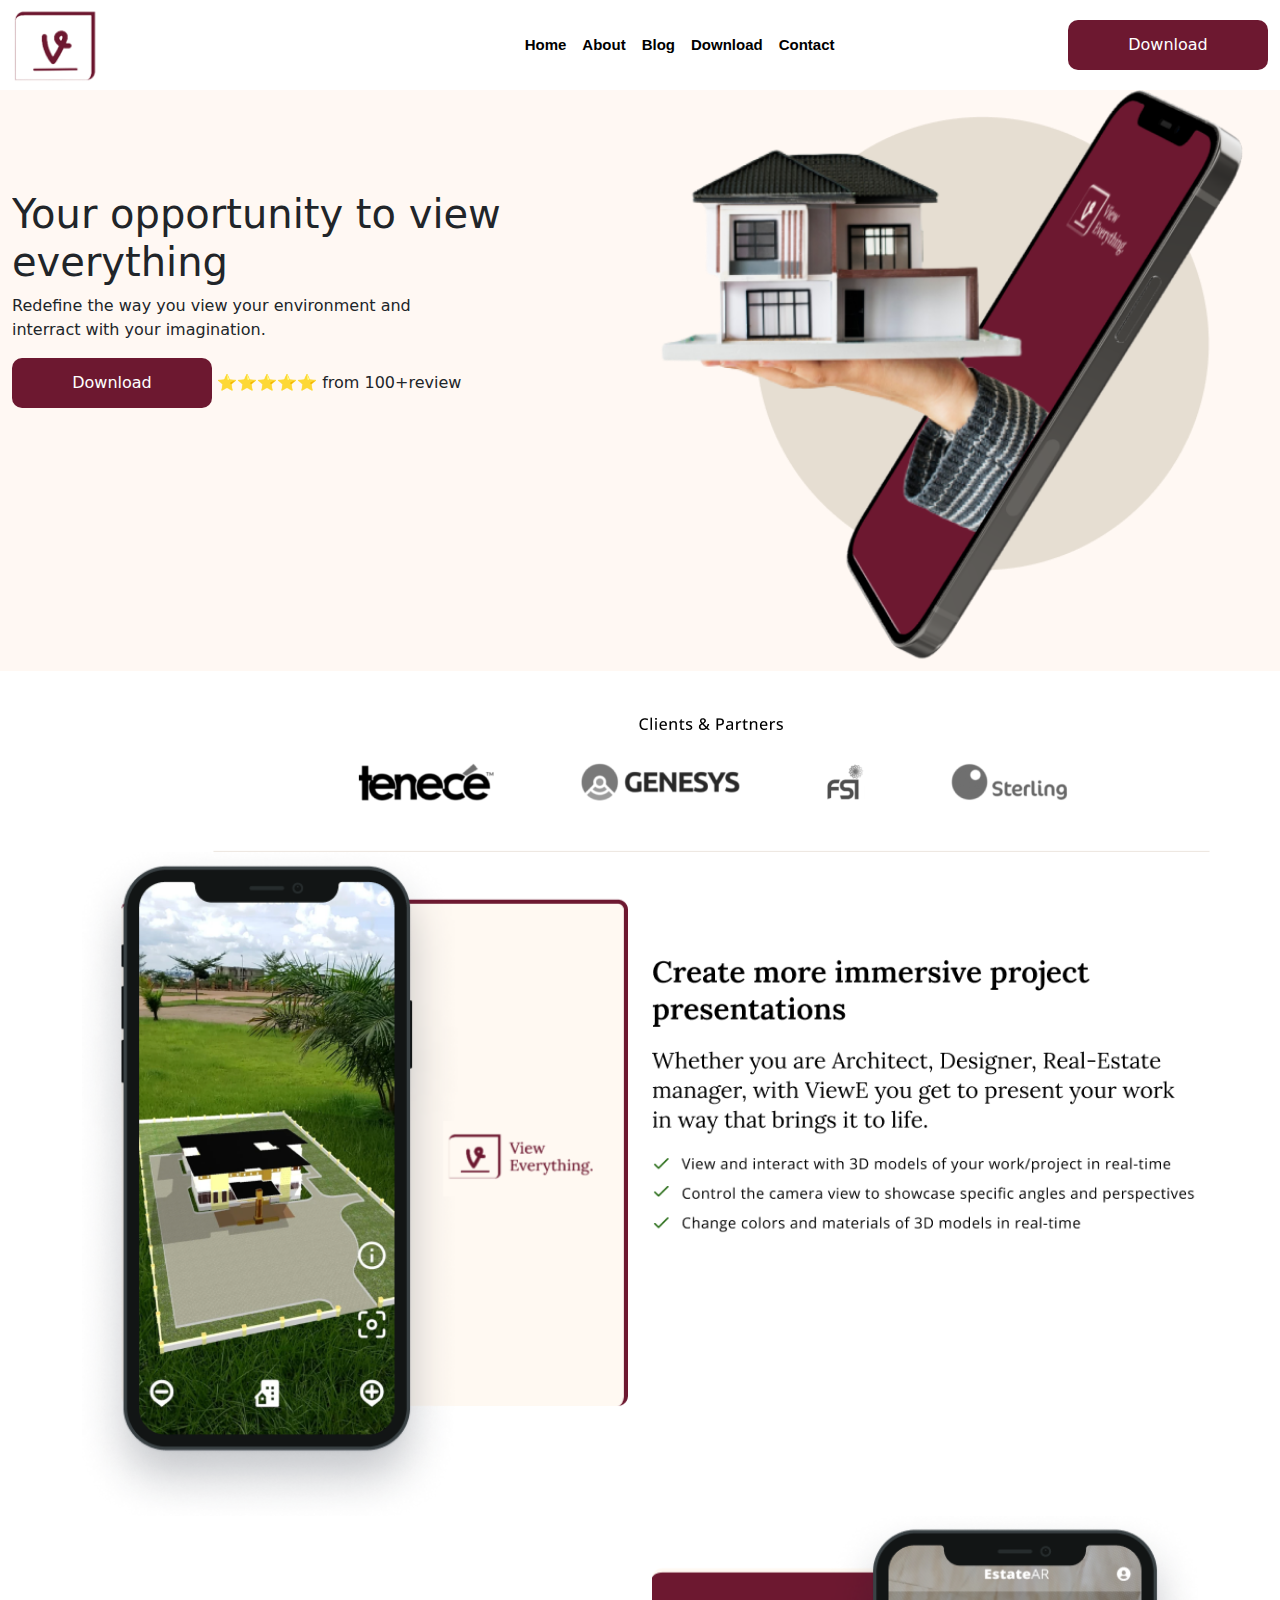
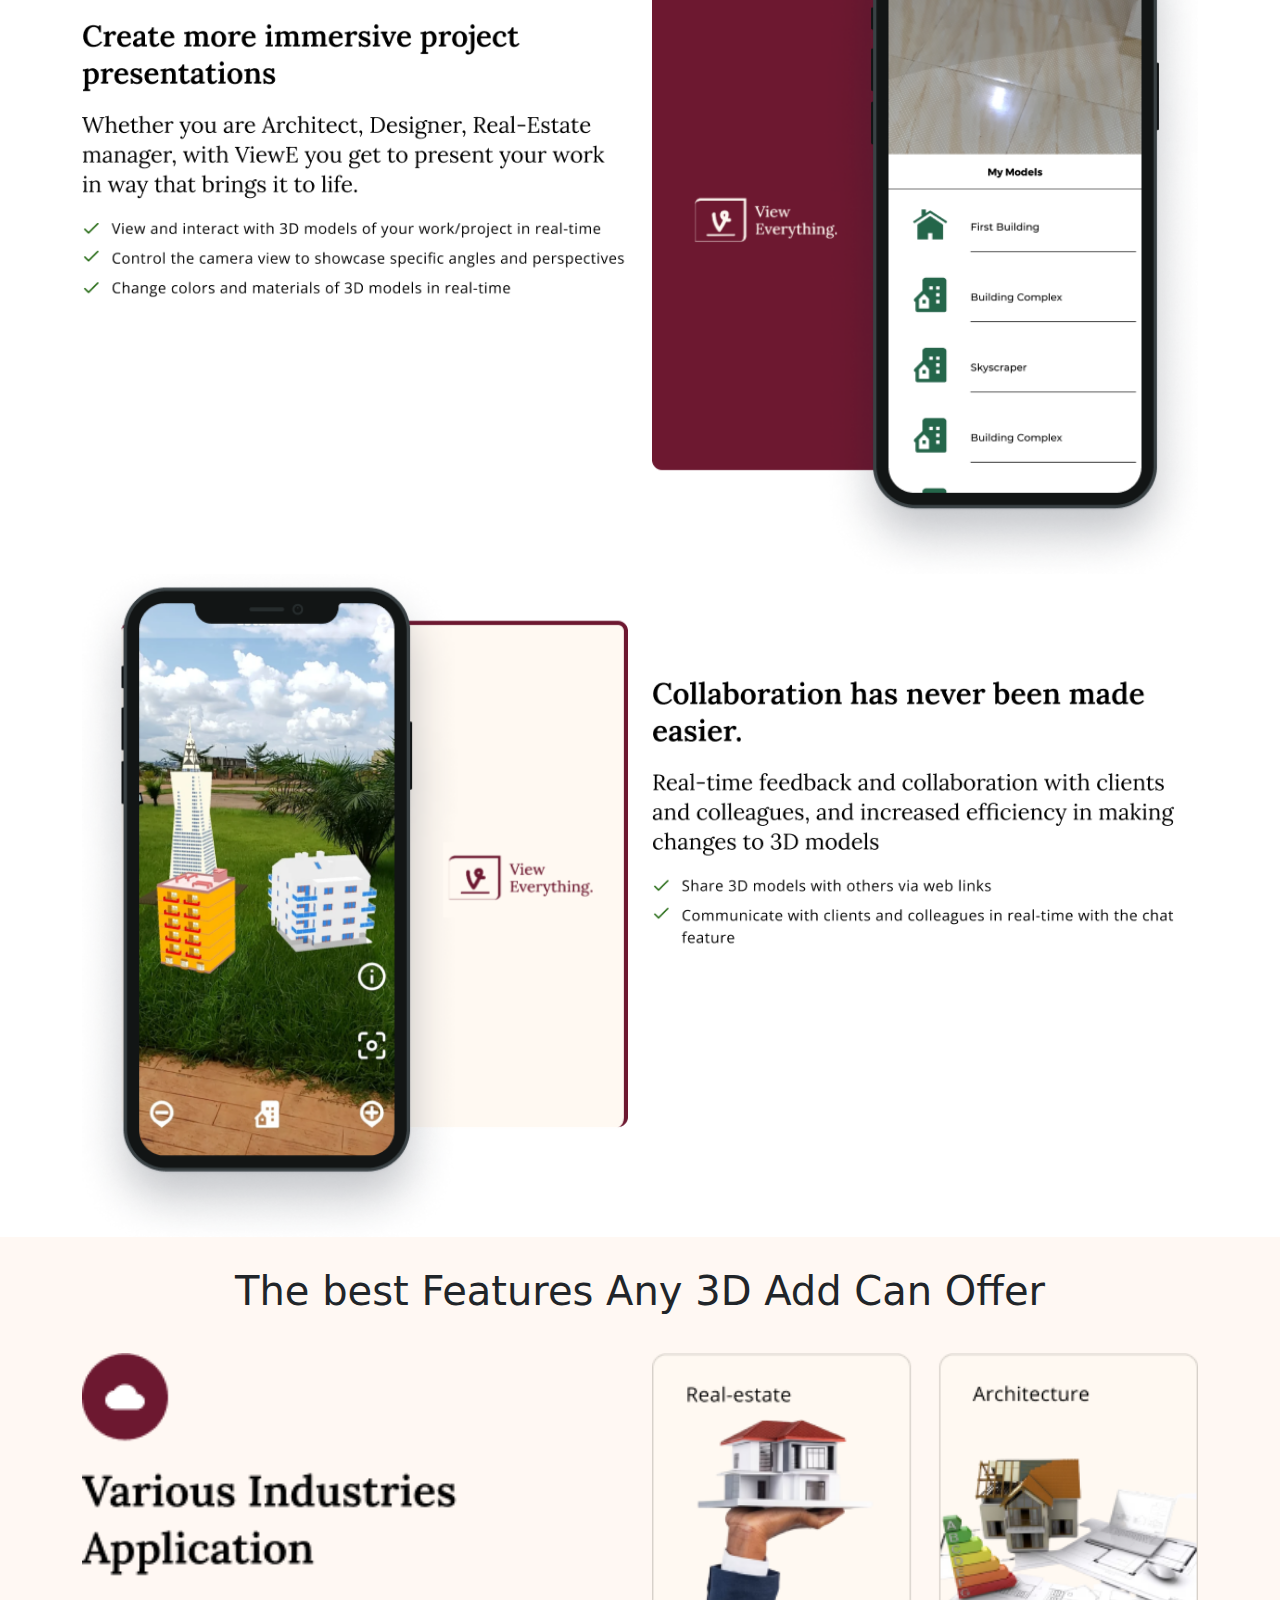
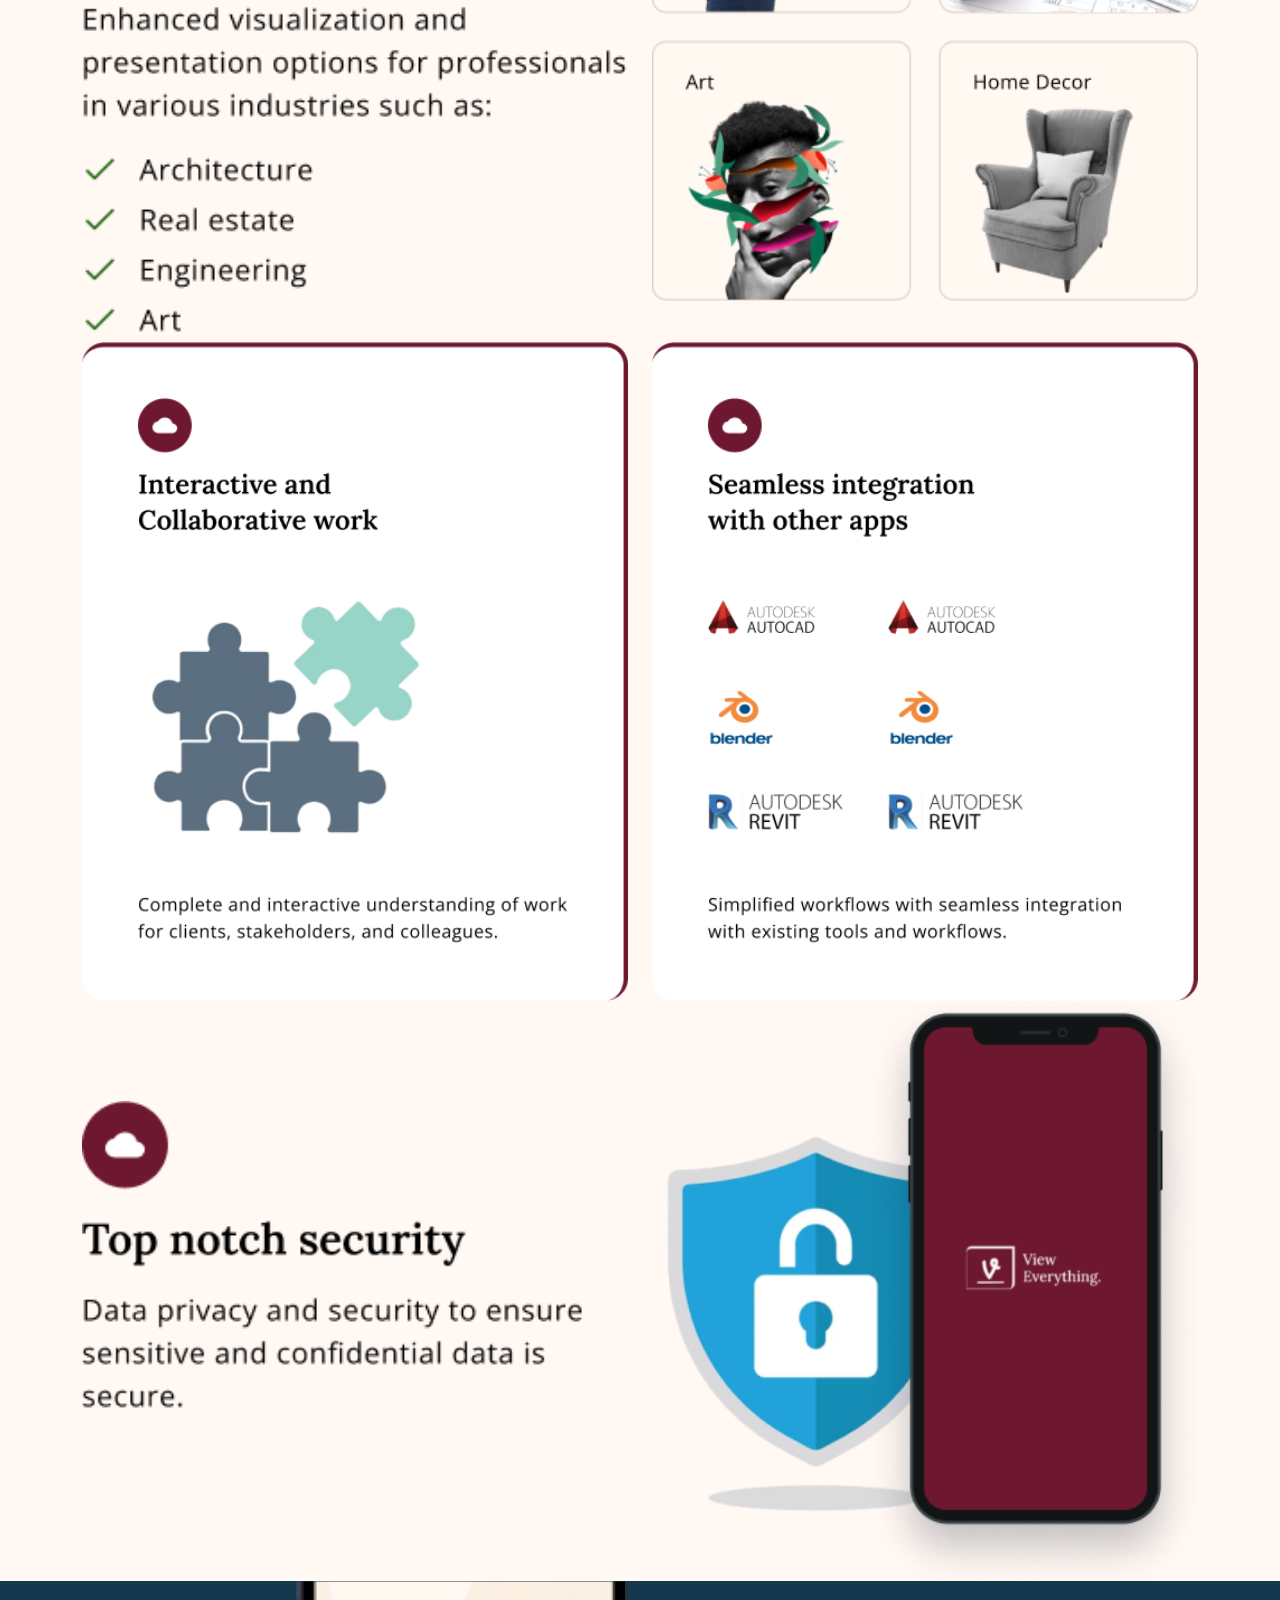
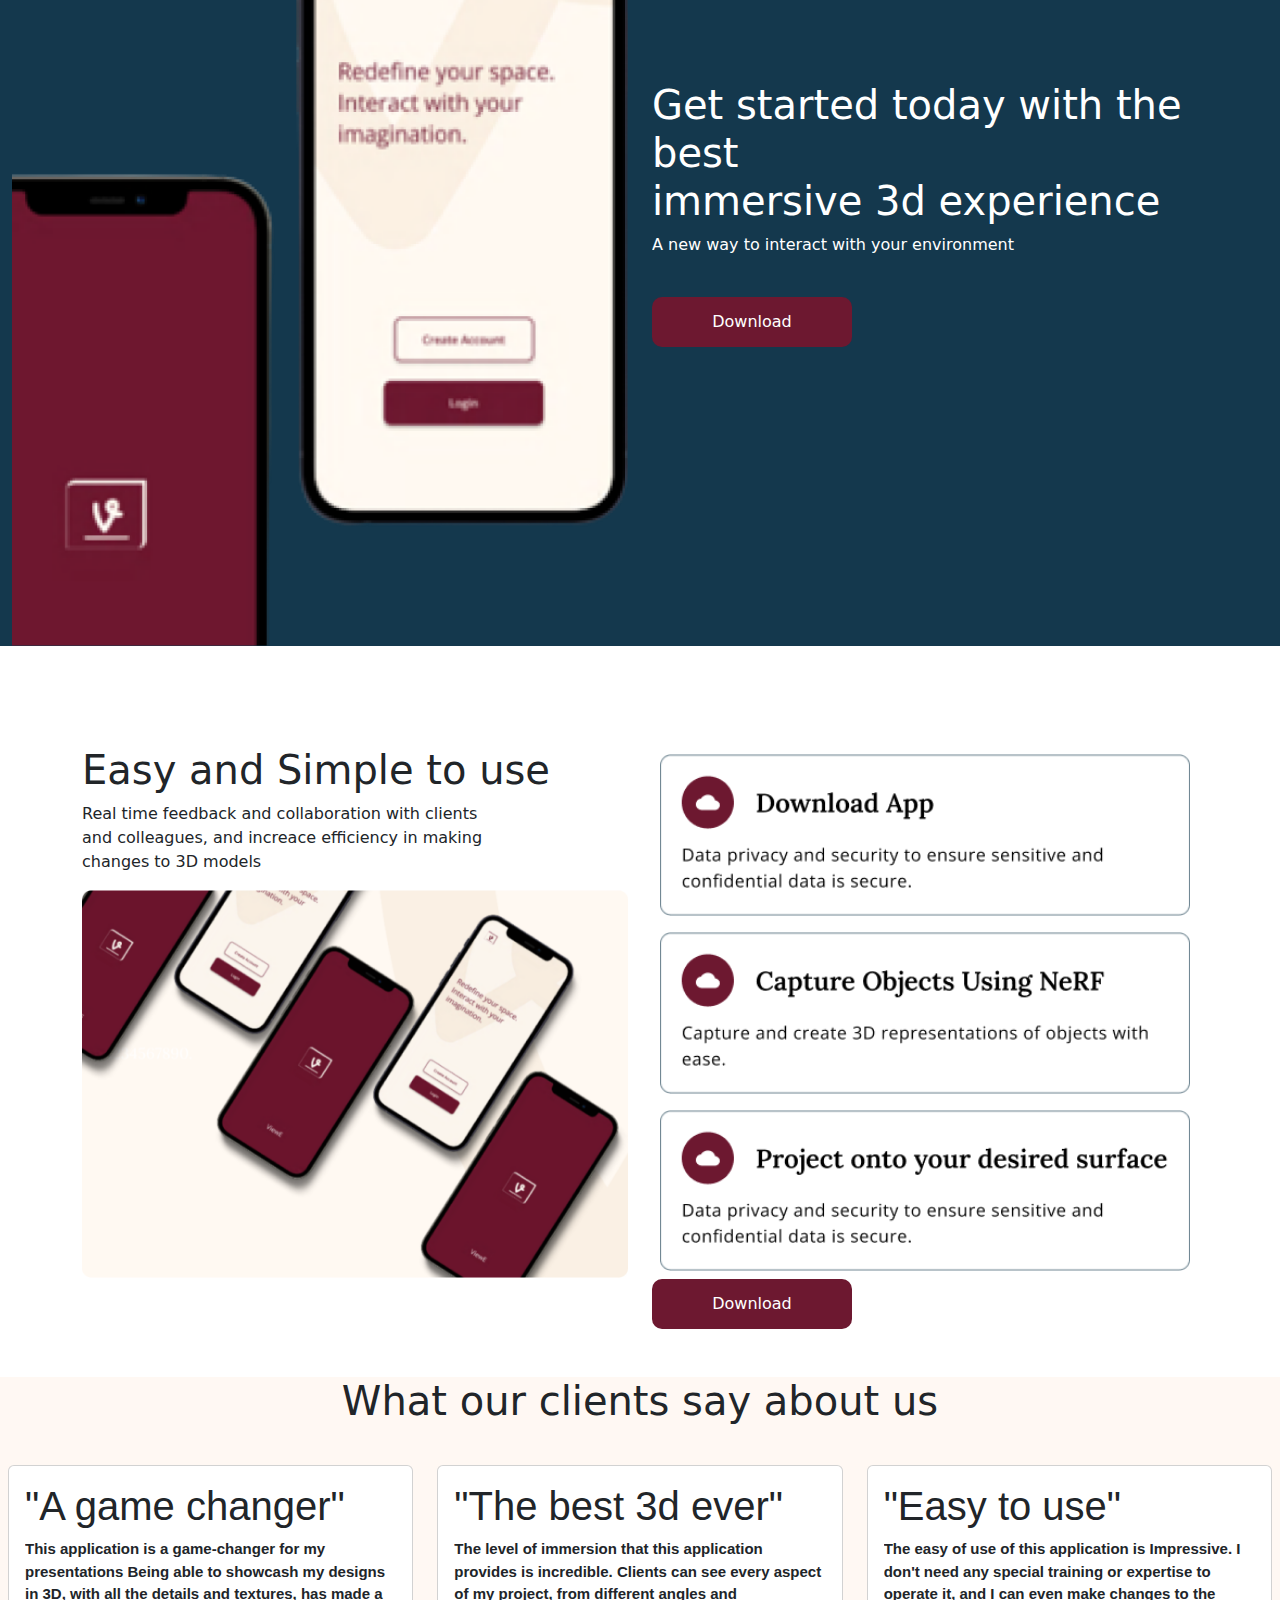
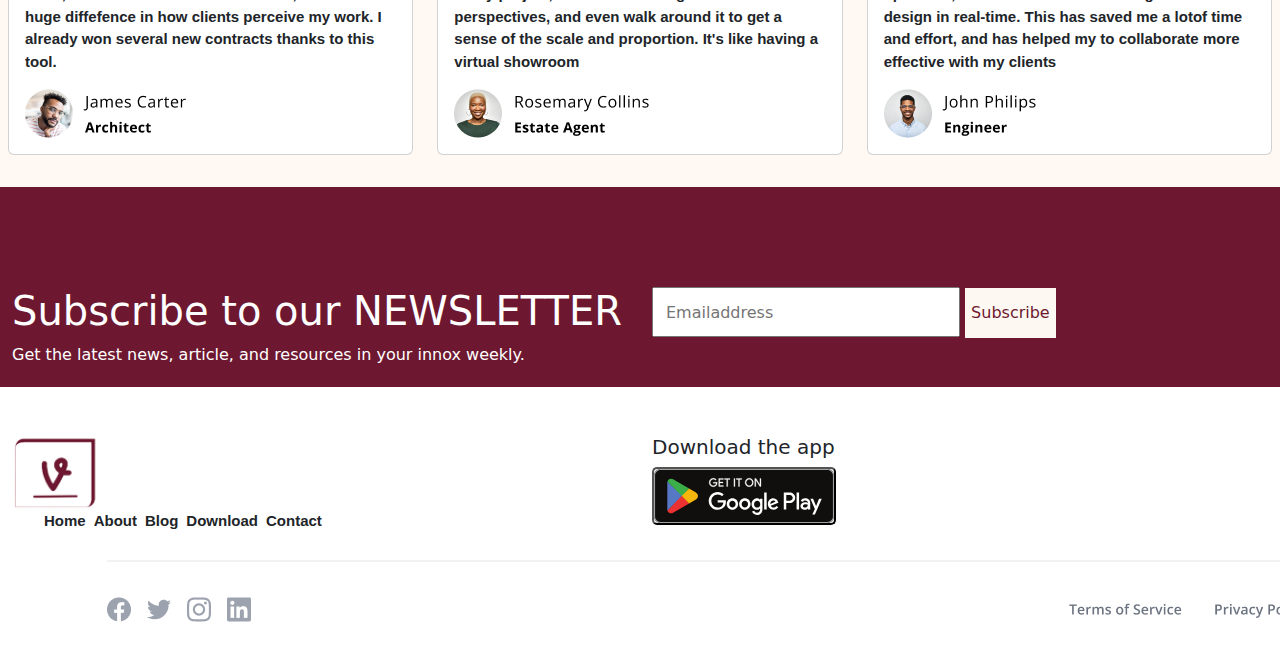
<file: index.html>
<!DOCTYPE html>
<html lang="en">
<head>
    <meta charset="UTF-8">
    <meta name="viewport" content="width=device-width, initial-scale=1.0">
    <title>Project</title>
    <link rel="stylesheet" href="bootstrap-5.3.2-dist/css/bootstrap.css">
    <script src="https://cdn.jsdelivr.net/npm/bootstrap@5.3.2/dist/js/bootstrap.bundle.min.js"></script>
    <link rel="stylesheet" href="project.css">
</head>
<body>


  <!-- 
    index-home page
    index2-about page 
    index3-blog page 
    index4-download page
    index5-contact page -->
    <nav class="navbar navbar-expand-lg ">
        <div class="container-fluid">
<img src="Image/image 17 - Copy.png" alt="" >
          <button class="navbar-toggler" type="button" data-bs-toggle="collapse" data-bs-target="#navbarTogglerDemo02" aria-controls="navbarTogglerDemo02" aria-expanded="false" aria-label="Toggle navigation">
            <span class="navbar-toggler-icon"></span>
          </button>
          <div class="collapse navbar-collapse offset-md-4 " id="navbarTogglerDemo02">
            <ul class="navbar-nav me-auto mb-2 mb-lg-0">
              <li class="nav-item">
                <a class="nav-link active head" aria-current="page" href="index.html">Home</a>
              </li>
              <li class="nav-item">
                <a class="nav-link active head" href="index2.html">About</a>
              </li>
              <li class="nav-item">
                <a class="nav-link active head" href="index3.html">Blog</a>
              </li>
              <li class="nav-item">
                <a class="nav-link  active head" href="index4.html" >Download</a>
              </li>
              <li class="nav-item">
                <a class="nav-link  active head" href="index5.html" >Contact</a>
              </li>
            </ul>
            <form class="d-flex" role="search">
              <button class="download" type="submit">Download</button>
            </form>
          </div>
        </div>
      </nav>
      
      <section class="color">
        <div class="container-fluid">
<div class="row">
  <div class="col-lg-6 col-md-6 col-sm-12 all">
        <h1>Your opportunity to view <br> everything</h1>
        <p>Redefine the way you view your environment and <br>
        interract with your imagination.</p>
        <p>
          <button class="download" type="submit">Download</button>
        <span>⭐⭐⭐⭐⭐ from 100+review</span>
        </p>
      </div>
  <div class="col-lg-6 col-md-6 col-sm-12">
    <img src="Image/Group 11.png" alt="" class="w-100">
  </div>
</div>
</div>
</section>

<img src="Image/Frame 40562.png" class="img-fluid offset-md-2" alt="...">


  <div class="container ">
<div class="row">
<div class="col-lg-6 col-md-6 col-sm-12 ">
  <img src="Image/Group 5.png" alt="..."class="w-100 ">
</div>
<div class="col-lg-6 col-md-6 col-sm-12 all">
<img src="Image/Frame 40563.png" alt="" class="w-100">
</div>
</div>
</div>
</div>


<div class="container ">
  <div class="row">
  <div class="col-lg-6 col-md-6 col-sm-12 all">
    <img src="Image/Frame 40563.png" alt="..."class="w-100 ">
  </div>
  <div class="col-lg-6 col-md-6 col-sm-12 ">
  <img src="Image/Group 14.png" alt="" class="w-100">
  </div>
  </div>
  </div>
  </div>


  <div class="container ">
    <div class="row">
    <div class="col-lg-6 col-md-6 col-sm-12 ">
      <img src="Image/next1.png" alt="..."class="w-100 ">
    </div>
    <div class="col-lg-6 col-md-6 col-sm-12 all">
    <img src="Image/next2.png" alt="" class="w-100">
    </div>
    </div>
    </div>
    </div>

<section class="color">

<h1 class="text-center padd">The best Features Any 3D Add Can Offer</h1>


    <div class="container ">
      <div class="row">
      <div class="col-lg-6 col-md-6 col-sm-12 ">
        <img src="Image/next5.png" alt="..."class="w-100">
      </div>
      <div class="col-lg-6 col-md-6 col-sm-12">
      <img src="Image/next6.png" alt="" class="w-100">
      </div>
      </div>
      </div>
      </div>

      <div class="container ">
        <div class="row">
        <div class="col-lg-6 col-md-6 col-sm-12 ">
          <img src="Image/next7.png" alt="..."class="w-100 ">
        </div>
        <div class="col-lg-6 col-md-6 col-sm-12 ">
        <img src="Image/next8.png" alt="" class="w-100">
        </div>
        </div>
        </div>
        </div>


          <div class="container ">
  <div class="row">
    <div class="col-lg-6 col-md-6 col-sm-12 all">
      <img src="Image/next9.png" alt="..."class="w-100">
        </div>
    <div class="col-lg-6 col-md-6 col-sm-12">
      <img src="Image/next10.png" alt="" class="w-100">
    </div>
  </div>
  </div>


 
  <div class="container-fluid collordiv ">
    <div class="row">
      <div class="col-lg-6 col-md-6 col-sm-12">
        <img src="Image/image 11.png" alt="..." class="w-100">
          </div>
      <div class="col-lg-6 col-md-6 col-sm-12 allwhite">
        <h1>Get started today with the best <br>
        immersive 3d experience</h1>
        <p>A new way to interact with your environment</p><br>
        <button class="download" type="submit">Download</button>
      </div>
    </div>
    </div>
  </section>


    <div class="container ">
      <div class="row">
        <div class="col-lg-6 col-md-6 col-sm-12 all">
          <h1>Easy and Simple to use</h1>
          <p>Real time feedback and collaboration with clients <br>
          and colleagues, and increace efficiency in making <br>
        changes to 3D models</p>
          <img src="Image/image12.png" alt="..."class="w-100">
            </div>
        <div class="col-lg-6 col-md-6 col-sm-12 all">
          <img src="Image/image 13.png" alt="" class="w-100 p-2">
          <img src="Image/image17.png" alt="" class="w-100 p-2" >
          <img src="Image/image18.png" alt="" class="w-100 p-2" >
          <button class="download" type="submit">Download</button>
        </div>
      </div>
      </div>

<br><br>
<section class="color">
<h1 class="text-center">What our clients say about us </h1><br>
<div class="p-2">
              <div class="row row-cols-1 row-cols-md-3 g-4">
                <div class="col">
                  <div class="card h-100">
                    <div class="card-body head">
                      <h1>"A game changer"</h1>
                      <p>This application is a game-changer for my 
                     presentations Being able to showcash my 
                   designs in 3D, with all the details and 
                 textures, has made a huge diffefence in 
               how clients perceive my work. I already 
             won several new contracts thanks to this tool.</p>
             <img src="Image/image14.png" alt="">
                    </div>
                  </div>
                </div>
                <div class="col">
                  <div class="card h-100">
                    <div class="card-body head">
                      <h1>"The best 3d ever"</h1>
                      <p>The level of immersion that this application 
                     provides is incredible. Clients can see every
                   aspect of my project, from different angles
              and perspectives, and even walk around it
           to get a sense of the scale and proportion.
          It's like having a virtual showroom</p>
          <img src="Image/image15.png" alt="">
                    </div>
                  </div>
                </div>
                <div class="col">
                  <div class="card h-100">
                    <div class="card-body head">
           <h1>"Easy to use"</h1>
                      <p>The easy of use of this application is
                      Impressive. I don't need any special
                   training or expertise to operate it, and I can 
                 even make changes to the design in real-time.
               This has saved me a lotof time and
             effort, and has helped my to collaborate
            more effective with my clients</p>
            <img src="Image/image 16.png" alt="">
                    </div>
                  </div>
                </div>
              </div><br>
            </div>
          </section>
  <div class="container-fluid divcolor2">
    <div class="row">
      <div class="col-lg-6 col-md-6 col-sm-12  allwhite">
     <h1>Subscribe to our NEWSLETTER</h1>
     <P>Get the latest news, article, and resources in your innox weekly.</P>
          </div>
      <div class="col-lg-6 col-md-6 col-sm-12 all">
        <form action="" class="input01">
     <input type="email" name="email" id="" class="container-fluid h-50 w-50" placeholder="Emailaddress" required>
     <button class="input02">Subscribe</button>
    </form>
      </div>
    </div>
    </div><br><br>



<div class="container-fluid">
  <div class="row">
  <div class="col-lg-6 col-md-6 col-sm-12">
      <img src="Image/image 17 - Copy.png" alt="" >
        <ul class=" d-flex gap-2">
          <li class="nav-item">
            <a class="nav-link active head" aria-current="page" href="index.html">Home</a>
          </li>
          <li class="nav-item">
            <a class="nav-link active head" href="index2.html">About</a>
          </li>
          <li class="nav-item">
            <a class="nav-link active head" href="index3.html">Blog</a>
          </li>
          <li class="nav-item">
            <a class="nav-link  active head" href="index4.html" >Download</a>
          </li>
          <li class="nav-item">
            <a class="nav-link  active head" href="index5.html" >Contact</a>
          </li>
         
        </ul>
        </div>
        
  <div class="col-lg-6 col-md-6 col-sm-12"> 
    <h5>Download the app</h5>
        <button class="sub"><img src="Image/Google_Play_Store_badge_EN.svg" alt=""></button>

      </div>
    </div>
      </div>
 
    <img src="Image/line.png" class="img-fluid offset-md-1" alt="...">
<br><br>

<img src="Image/icon.png" class="img-fluid offset-md-1" alt="...">
<br><br>
</body>  
</html>
</file>
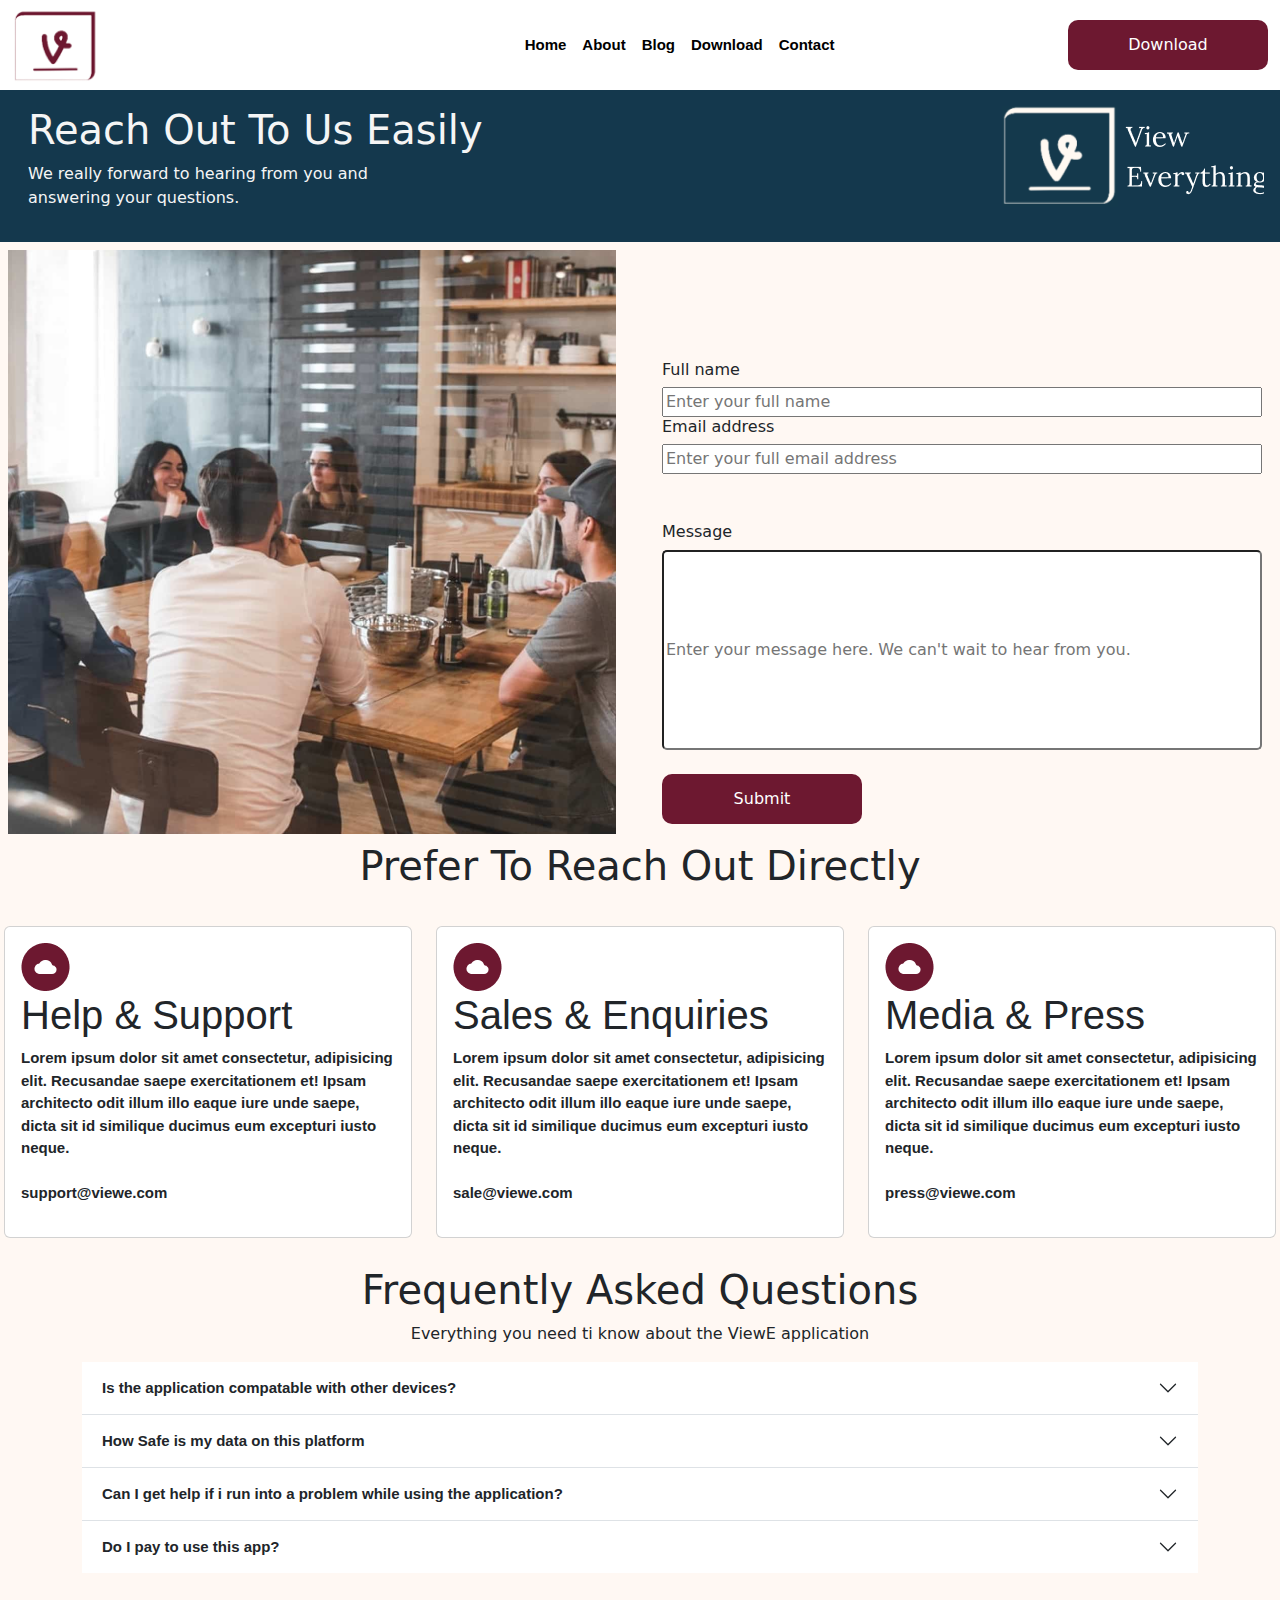
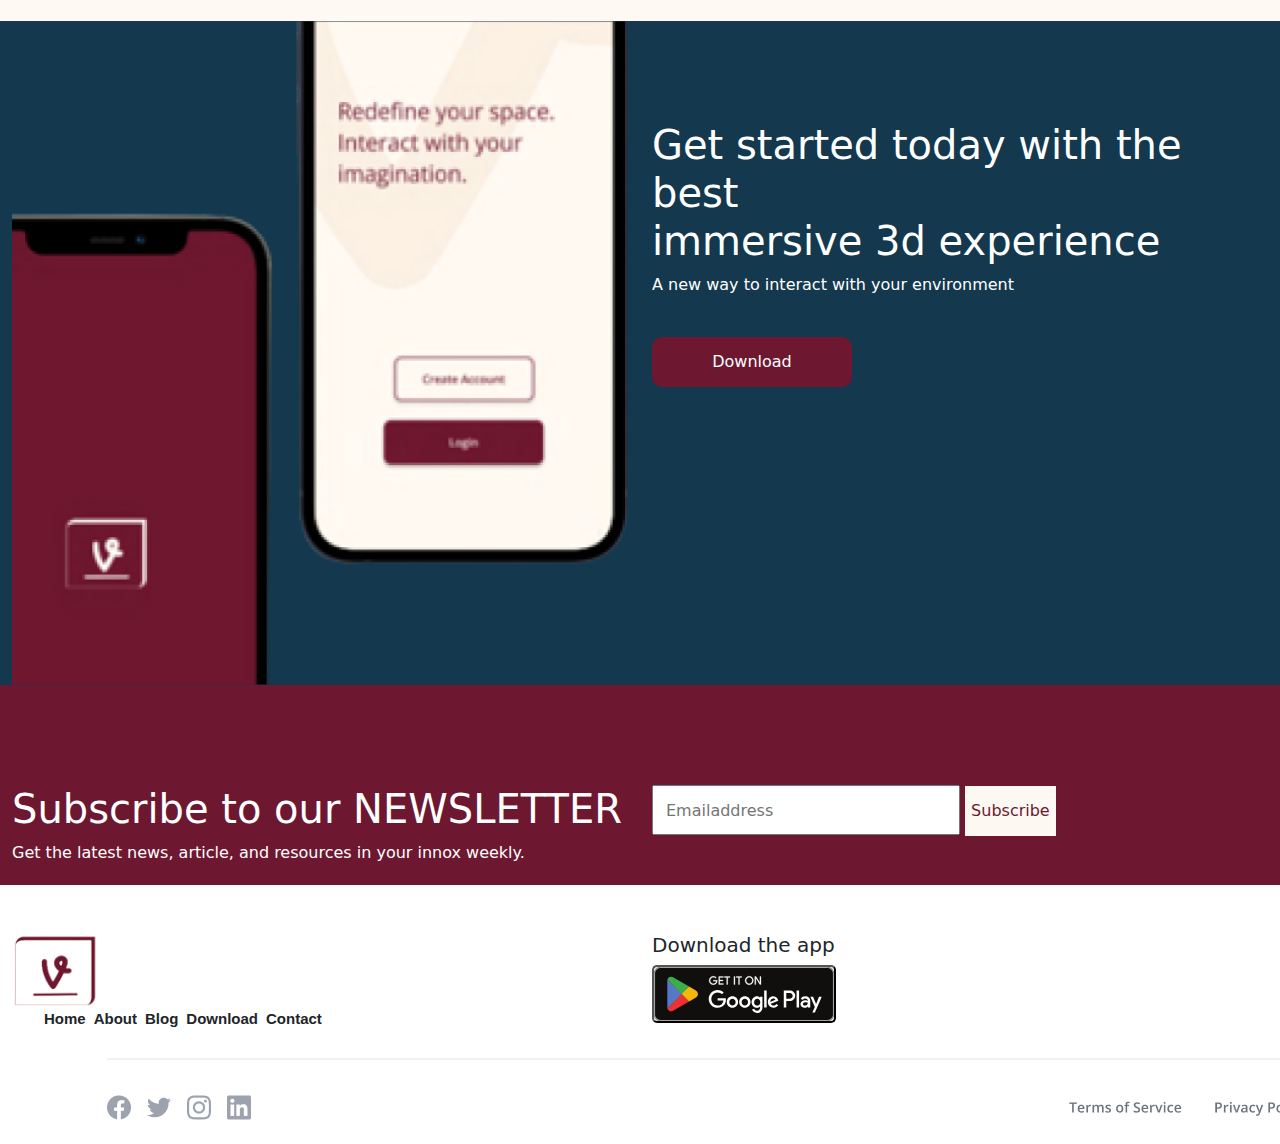
<file: contact.html>
<!DOCTYPE html>
<html lang="en">
<head>
    <meta charset="UTF-8">
    <meta name="viewport" content="width=device-width, initial-scale=1.0">
    <title>Document</title>
    <link rel="stylesheet" href="bootstrap-5.3.2-dist/css/bootstrap.css">
    <script src="https://cdn.jsdelivr.net/npm/bootstrap@5.3.2/dist/js/bootstrap.bundle.min.js"></script>
    <link rel="stylesheet" href="project.css">
</head>
<body>
    <nav class="navbar navbar-expand-lg ">
        <div class="container-fluid">
<img src="Image/image 17 - Copy.png" alt="" >
          <button class="navbar-toggler" type="button" data-bs-toggle="collapse" data-bs-target="#navbarTogglerDemo02" aria-controls="navbarTogglerDemo02" aria-expanded="false" aria-label="Toggle navigation">
            <span class="navbar-toggler-icon"></span>
          </button>
          <div class="collapse navbar-collapse offset-md-4 " id="navbarTogglerDemo02">
            <ul class="navbar-nav me-auto mb-2 mb-lg-0">
              <li class="nav-item">
                <a class="nav-link active head" aria-current="page" href="index.html">Home</a>
              </li>
              <li class="nav-item">
                <a class="nav-link active head" href="index2.html">About</a>
              </li>
              <li class="nav-item">
                <a class="nav-link active head" href="index3.html">Blog</a>
              </li>
              <li class="nav-item">
                <a class="nav-link  active head" href="index4.html" >Download</a>
              </li>
              <li class="nav-item">
                <a class="nav-link  active head" href="#" >Contact</a>
              </li>
            </ul>
            <form class="d-flex" role="search">
              <button class="download" type="submit">Download</button>
            </form>
          </div>
        </div>
      </nav>
      <section class="color">
      <div class="container-fluid colorblue ">
        <div class="row p-3">
        <div class="col-lg-6 col-md-6 col-sm-12">
        <h1>Reach Out To Us Easily</h1>
        <p>We really forward to hearing from you and <br>
        answering your questions.</p>
        </div>
        <div class="col-lg-6 col-md-6 col-sm-12 ">
       <img src="Image/ab1.png" alt="" class="offset-md-7">
        </div>
        </div>
        </div>
        </div>

        <div class="container-fluid p-2">
            <div class="row">
            <div class="col-lg-6 col-md-6 col-sm-12 ">
              <img src="Image/ab11.png" alt="...">
            </div>
            <div class="col-lg-6 col-md-6 col-sm-12 all">
<div class="cen">
              <h6>Full name</h6>
              <input type="text" name="text"  id="" placeholder="Enter your full name" required class="w-100 input ">
                 <form action="">
              <h6>Email address</h6>
              <input type="email" name="email" id="" placeholder="Enter your full email address" required class="w-100 input">
              <br> <br><br>
              <h6>Message</h6>
              <input type="text" name="text" id="" placeholder="Enter your message here. We can't wait to hear from you." required class="w-100 input2">
              <br><br>
              <button class="download" type="submit">Submit</button>
            </form>
</div>
  </div>
  </div>
  </div>
  </div>
  <h1 class="text-center">Prefer To Reach Out Directly</h1><br>
  <div class="p-1">
<div class="row row-cols-1 row-cols-md-3 g-4">
  <div class="col">
    <div class="card h-100">
      <div class="card-body head">
          <img src="Image/ab12.png" alt="">
        <h1>Help & Support</h1>
        <p>Lorem ipsum dolor sit amet consectetur, adipisicing elit.
           Recusandae saepe exercitationem et! Ipsam architecto odit illum illo eaque iure unde saepe, 
          dicta sit id similique ducimus eum excepturi iusto neque.
        <br><br>
          support@viewe.com</p>
      </div>
    </div>
  </div>
  <div class="col">
    <div class="card h-100">
      <div class="card-body head">
          <img src="Image/ab12.png" alt="">
        <h1>Sales & Enquiries</h1>
        <p>Lorem ipsum dolor sit amet consectetur, adipisicing elit. Recusandae saepe exercitationem et! Ipsam architecto odit illum illo eaque iure unde saepe, dicta sit id similique ducimus eum excepturi iusto neque.
        <br><br>
          sale@viewe.com</p>
      </div>
    </div>
  </div>
  <div class="col">
    <div class="card h-100">
      <div class="card-body head">
          <img src="Image/ab12.png" alt=""class="">
             <h1>Media & Press</h1>
          <p>Lorem ipsum dolor sit amet consectetur, adipisicing elit. 
            Recusandae saepe exercitationem et! Ipsam architecto odit illum illo eaque iure unde saepe, 
            dicta sit id similique ducimus eum excepturi iusto neque.
          <br><br>
            press@viewe.com</p>
        </div>
      </div>
    </div>
  </div><br>
              </div>

              <h1 class="text-center">Frequently Asked Questions</h1>
<p class="text-center">Everything you need ti know about the ViewE application</p>
<div class="accordion accordion-flush w-100 mx-auto d-block container" id="accordionFlushExample">
    <div class="accordion-item">
        <h2 class="accordion-header">
          <button class="accordion-button collapsed head" type="button" data-bs-toggle="collapse" data-bs-target="#flush-collapseTwo" aria-expanded="false" aria-controls="flush-collapseTwo">
           Is the application compatable with other devices?
          </button>
        </h2>
        <div id="flush-collapseTwo" class="accordion-collapse collapse" data-bs-parent="#accordionFlushExample">
          <div class="accordion-body">The VieW aplication is compatible with different devices and can be used on your laptop, tablet and mobile phones with ease.</div>
        </div>
      </div>
    <div class="accordion-item">
      <h2 class="accordion-header">
        <button class="accordion-button collapsed head" type="button" data-bs-toggle="collapse" data-bs-target="#flush-collapseOne" aria-expanded="false" aria-controls="flush-collapseOne">
          How Safe is my data on this platform
        </button>
      </h2>
      <div id="flush-collapseOne" class="accordion-collapse collapse" data-bs-parent="#accordionFlushExample">
        <div class="accordion-body">The viewE application is compatable with different devices and can be used on your laptop,tablet and mobile phones with ease</div>
      </div>
    </div>
    <div class="accordion-item">
      <h2 class="accordion-header">
        <button class="accordion-button collapsed head" type="button" data-bs-toggle="collapse" data-bs-target="#flush-collapseTwo" aria-expanded="false" aria-controls="flush-collapseTwo">
        Can I get help if i run into a problem while using the application?
        </button>
      </h2>
      <div id="flush-collapseTwo" class="accordion-collapse collapse" data-bs-parent="#accordionFlushExample">
        <div class="accordion-body">The viewE application is compatable with different devices and can be used on your laptop,tablet and mobile phones with ease
        </div>
      </div>
    </div>
    <div class="accordion-item">
      <h2 class="accordion-header">
        <button class="accordion-button collapsed head" type="button" data-bs-toggle="collapse" data-bs-target="#flush-collapseThree" aria-expanded="false" aria-controls="flush-collapseThree">
         Do I pay to use this app?
        </button>
      </h2>
      <div id="flush-collapseThree" class="accordion-collapse collapse" data-bs-parent="#accordionFlushExample">
        <div class="accordion-body">The viewE application is compatable with different devices and can be used on your laptop,tablet and mobile phones with ease</div>
      </div>
    </div>
  </div>
<br><br>
  <div class="container-fluid collordiv ">
    <div class="row">
      <div class="col-lg-6 col-md-6 col-sm-12">
        <img src="Image/image 11.png" alt="..." class="w-100">
          </div>
      <div class="col-lg-6 col-md-6 col-sm-12 allwhite">
        <h1>Get started today with the best <br>
        immersive 3d experience</h1>
        <p>A new way to interact with your environment</p><br>
        <button class="download" type="submit">Download</button>
      </div>
    </div>
    </div>
  </section>

  <div class="container-fluid divcolor2">
    <div class="row">
      <div class="col-lg-6 col-md-6 col-sm-12  allwhite">
     <h1>Subscribe to our NEWSLETTER</h1>
     <P>Get the latest news, article, and resources in your innox weekly.</P>
          </div>
      <div class="col-lg-6 col-md-6 col-sm-12 all">
        <form action="" class="input01">
     <input type="email" name="email" id="" class=" input container-fluid h-50 w-50" placeholder="Emailaddress" required>
     <button class="input02">Subscribe</button>
    </form>
      </div>
    </div>
    </div><br><br>


<div class="container-fluid">
  <div class="row">
  <div class="col-lg-6 col-md-6 col-sm-12">
      <img src="Image/image 17 - Copy.png" alt="" >
        <ul class=" d-flex gap-2">
          <li class="nav-item">
            <a class="nav-link active head" aria-current="page" href="index.html">Home</a>
          </li>
          <li class="nav-item">
            <a class="nav-link active head" href="index2.html">About</a>
          </li>
          <li class="nav-item">
            <a class="nav-link active head" href="index3.html">Blog</a>
          </li>
          <li class="nav-item">
            <a class="nav-link  active head" href="index4.html" >Download</a>
          </li>
          <li class="nav-item">
            <a class="nav-link  active head" href="#" >Contact</a>
          </li>
         
        </ul>
        </div>
        
  <div class="col-lg-6 col-md-6 col-sm-12"> 
    <h5>Download the app</h5>
        <button class="sub"><img src="Image/Google_Play_Store_badge_EN.svg" alt=""></button>

      </div>
    </div>
      </div>
 
    <img src="Image/line.png" class="img-fluid offset-md-1" alt="...">
<br><br>

<img src="Image/icon.png" class="img-fluid offset-md-1" alt="...">
<br><br>
</body>
</html>
</file>
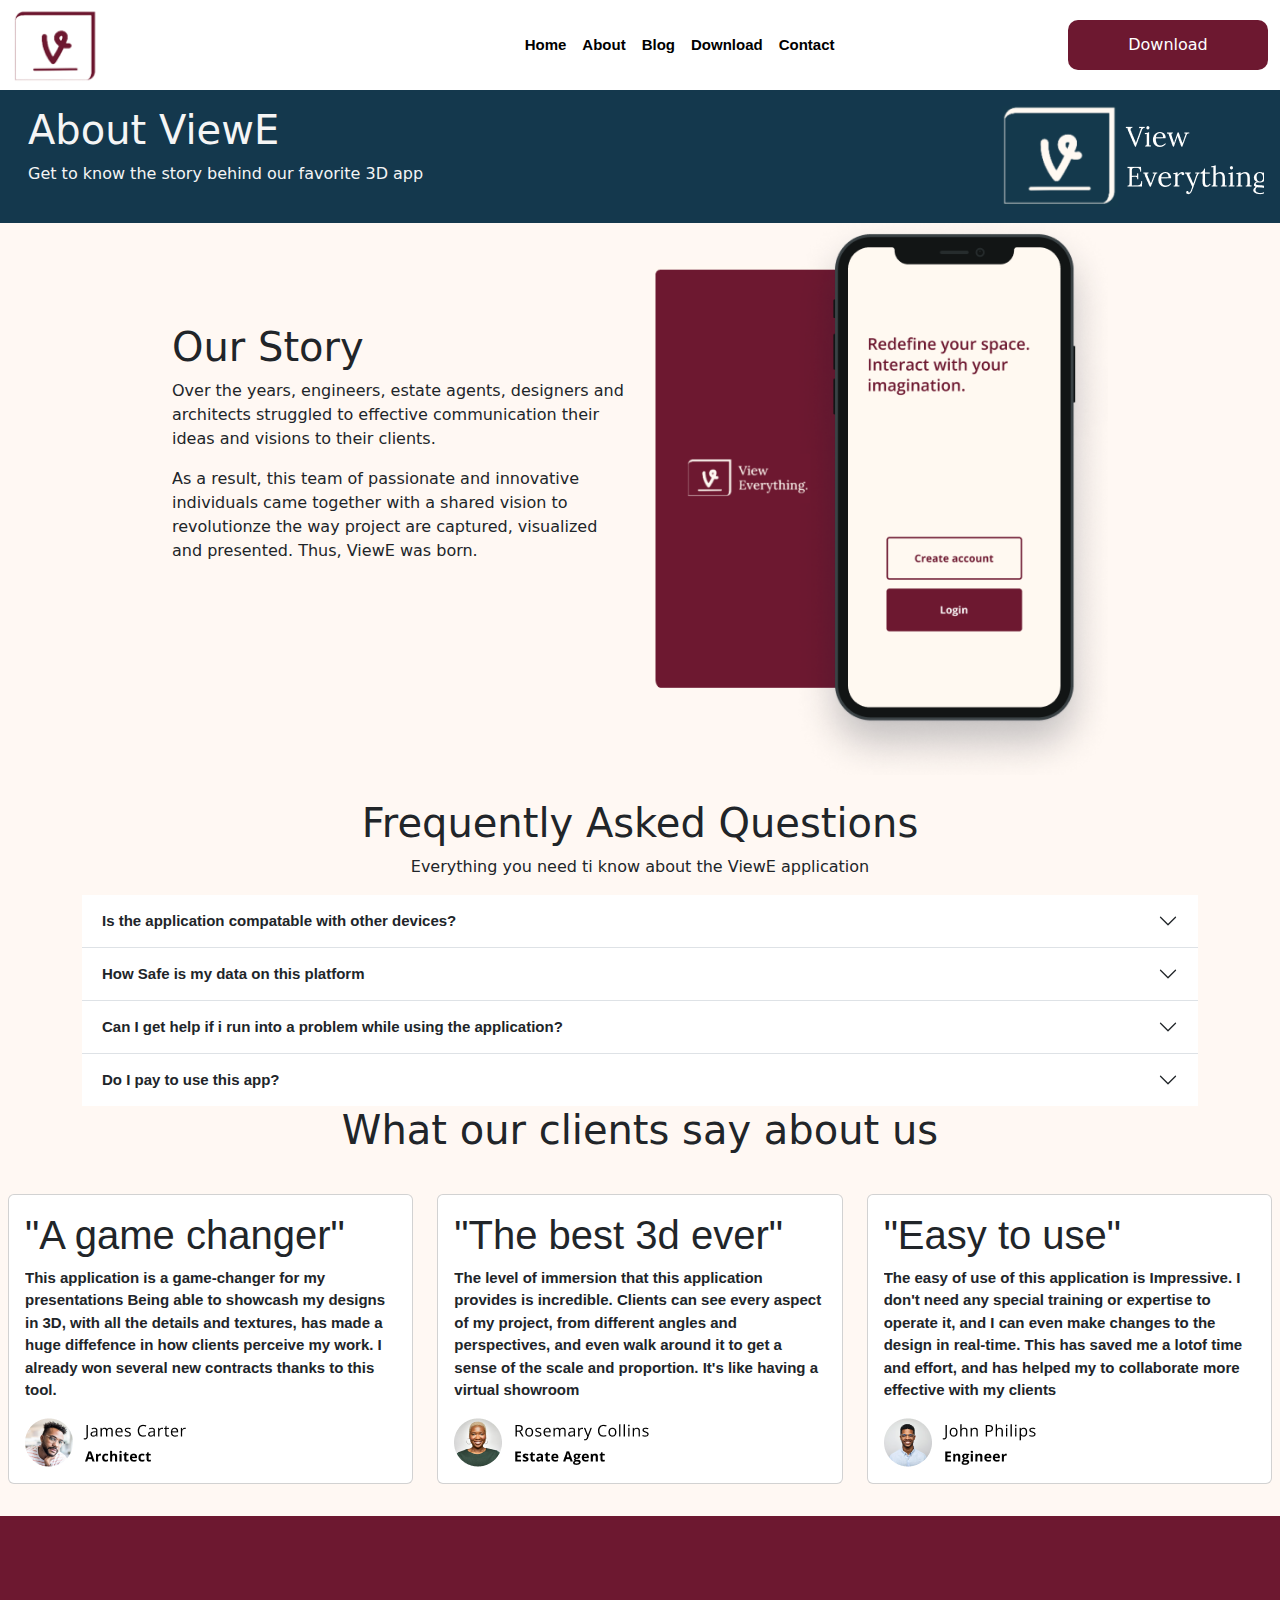
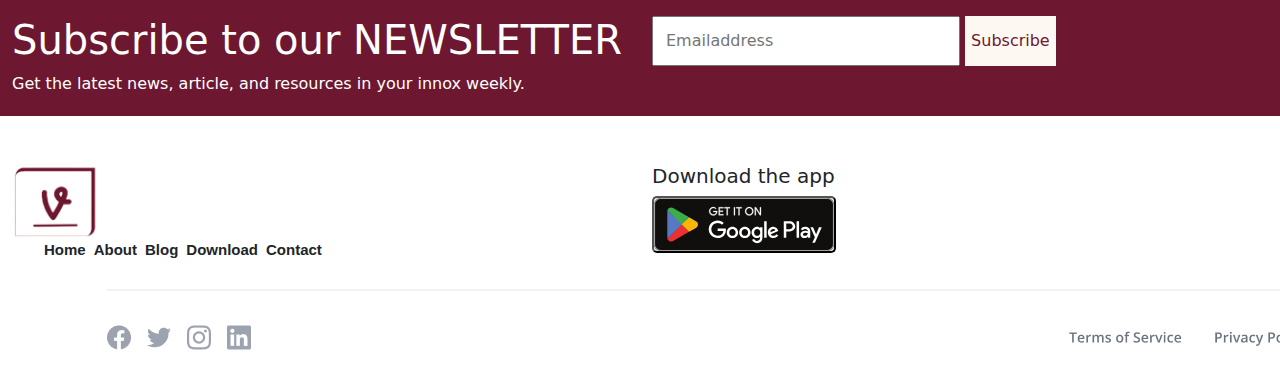
<file: index2.html>
<!DOCTYPE html>
<html lang="en">
<head>
    <meta charset="UTF-8">
    <meta name="viewport" content="width=device-width, initial-scale=1.0">
    <title>Document</title>
    <link rel="stylesheet" href="bootstrap-5.3.2-dist/css/bootstrap.css">
    <script src="https://cdn.jsdelivr.net/npm/bootstrap@5.3.2/dist/js/bootstrap.bundle.min.js"></script>
    <link rel="stylesheet" href="project.css">
</head>
<body>
    <nav class="navbar navbar-expand-lg ">
        <div class="container-fluid">
<img src="Image/image 17 - Copy.png" alt="" >
          <button class="navbar-toggler" type="button" data-bs-toggle="collapse" data-bs-target="#navbarTogglerDemo02" aria-controls="navbarTogglerDemo02" aria-expanded="false" aria-label="Toggle navigation">
            <span class="navbar-toggler-icon"></span>
          </button>
          <div class="collapse navbar-collapse offset-md-4 " id="navbarTogglerDemo02">
            <ul class="navbar-nav me-auto mb-2 mb-lg-0">
              <li class="nav-item">
                <a class="nav-link active head" aria-current="page" href="index.html">Home</a>
              </li>
              <li class="nav-item">
                <a class="nav-link active head" href="index2.html">About</a>
              </li>
              <li class="nav-item">
                <a class="nav-link active head" href="index3.html">Blog</a>
              </li>
              <li class="nav-item">
                <a class="nav-link  active head" href="index4.html" >Download</a>
              </li>
              <li class="nav-item">
                <a class="nav-link  active head" href="index5.html" >Contact</a>
              </li>
            </ul>
            <form class="d-flex" role="search">
              <button class="download" type="submit">Download</button>
            </form>
          </div>
        </div>
      </nav>
<section  class="color">
      <div class="container-fluid colorblue ">
        <div class="row p-3">
        <div class="col-lg-6 col-md-6 col-sm-12 ">
        <h1>About ViewE</h1>
        <p>Get to know the story behind our favorite 3D app</p>
        </div>
        <div class="col-lg-6 col-md-6 col-sm-12 ">
       <img src="Image/ab1.png" alt="" class="offset-md-7">
        </div>
        </div>
        </div>
        </div>


        
        <div class="container w-75">
          <div class="row">
            <div class="col-lg-6 col-md-6 col-sm-12 all">
<h1>Our Story</h1>
<p>Over the years, engineers, estate agents, designers and architects
  struggled to effective communication their ideas and visions to their 
clients. </p>
<p>As a result, this team of passionate and innovative individuals 
  came together with a shared vision to revolutionze the way project are 
  captured, visualized and presented. Thus, ViewE was born. </p>
                </div>
            <div class="col-lg-6 col-md-6 col-sm-12">
              <img src="Image/ab2.png" alt="" class="w-100">
            </div>
          </div>
          </div>
           
            <br>
            <h1 class="text-center">Frequently Asked Questions</h1>
            <p class="text-center">Everything you need ti know about the ViewE application</p>
            <div class="accordion accordion-flush w-100 mx-auto d-block container" id="accordionFlushExample">
              <div class="accordion-item">
                  <h2 class="accordion-header">
                    <button class="accordion-button collapsed head" type="button" data-bs-toggle="collapse" data-bs-target="#flush-collapseTwo" aria-expanded="false" aria-controls="flush-collapseTwo">
                     Is the application compatable with other devices?
                    </button>
                  </h2>
                  <div id="flush-collapseTwo" class="accordion-collapse collapse" data-bs-parent="#accordionFlushExample">
                    <div class="accordion-body">The VieW aplication is compatible with different devices and can be used on your laptop, tablet and mobile phones with ease.</div>
                  </div>
                </div>
              <div class="accordion-item">
                <h2 class="accordion-header">
                  <button class="accordion-button collapsed head" type="button" data-bs-toggle="collapse" data-bs-target="#flush-collapseOne" aria-expanded="false" aria-controls="flush-collapseOne">
                    How Safe is my data on this platform
                  </button>
                </h2>
                <div id="flush-collapseOne" class="accordion-collapse collapse" data-bs-parent="#accordionFlushExample">
                  <div class="accordion-body">Lorem ipsum dolor sit amet consectetur. Eu adipiscing at faucibus elementum suspendisse. Est lacus eu sit urna tincidunt ipsum massa. Est nisl neque ac suspendisse a lectus feugiat netus. the though the transition does limit overflow.</div>
                </div>
              </div>
              <div class="accordion-item">
                <h2 class="accordion-header">
                  <button class="accordion-button collapsed head" type="button" data-bs-toggle="collapse" data-bs-target="#flush-collapseTwo" aria-expanded="false" aria-controls="flush-collapseTwo">
                  Can I get help if i run into a problem while using the application?
                  </button>
                </h2>
                <div id="flush-collapseTwo" class="accordion-collapse collapse" data-bs-parent="#accordionFlushExample">
                  <div class="accordion-body">This is the third item's accordion body. It is hidden by default, until the collapse plugin adds the appropriate classes that we use to style each element. These classes control the overall appearance, as well as the showing and hiding via CSS transitions. You can modify any of this with custom CSS or overriding our default variables. It's also worth noting that just about any HTML can go within the .accordion-body, though the transition does limit overflow.</div>
                </div>
              </div>
              <div class="accordion-item">
                <h2 class="accordion-header">
                  <button class="accordion-button collapsed head" type="button" data-bs-toggle="collapse" data-bs-target="#flush-collapseThree" aria-expanded="false" aria-controls="flush-collapseThree">
                   Do I pay to use this app?
                  </button>
                </h2>
                <div id="flush-collapseThree" class="accordion-collapse collapse" data-bs-parent="#accordionFlushExample">
                  <div class="accordion-body">This is the second item's accordion body. It is hidden by default, until the collapse plugin adds the appropriate classes that we use to style each element. These classes control the overall appearance, as well as the showing and hiding via CSS transitions. You can modify any of this with custom CSS or overriding our default variables. It's also worth noting that just about any HTML can go within the .accordion-body, though the transition does limit overflow.</div>
                </div>
              </div>
            </div>

          <h1 class="text-center">What our clients say about us </h1><br>
<div class="p-2">
              <div class="row row-cols-1 row-cols-md-3 g-4">
                <div class="col">
                  <div class="card h-100">
                    <div class="card-body head">
                      <h1>"A game changer"</h1>
                      <p>This application is a game-changer for my 
                     presentations Being able to showcash my 
                   designs in 3D, with all the details and 
                 textures, has made a huge diffefence in 
               how clients perceive my work. I already 
             won several new contracts thanks to this tool.</p>
             <img src="Image/image14.png" alt="">
                    </div>
                  </div>
                </div>
                <div class="col">
                  <div class="card h-100">
                    <div class="card-body head">
                      <h1>"The best 3d ever"</h1>
                      <p>The level of immersion that this application 
                     provides is incredible. Clients can see every
                   aspect of my project, from different angles
              and perspectives, and even walk around it
           to get a sense of the scale and proportion.
          It's like having a virtual showroom</p>
          <img src="Image/image15.png" alt="">
                    </div>
                  </div>
                </div>
                <div class="col">
                  <div class="card h-100">
                    <div class="card-body head">
           <h1>"Easy to use"</h1>
                      <p>The easy of use of this application is
                      Impressive. I don't need any special
                   training or expertise to operate it, and I can 
                 even make changes to the design in real-time.
               This has saved me a lotof time and
             effort, and has helped my to collaborate
            more effective with my clients</p>
            <img src="Image/image 16.png" alt="">
                    </div>
                  </div>
                </div>
              </div><br>
            </div>

      </section>
      <div class="container-fluid divcolor2">
        <div class="row">
          <div class="col-lg-6 col-md-6 col-sm-12  allwhite">
         <h1>Subscribe to our NEWSLETTER</h1>
         <P>Get the latest news, article, and resources in your innox weekly.</P>
              </div>
          <div class="col-lg-6 col-md-6 col-sm-12 all">
            <form action="" class="input01">
         <input type="email" name="email" id="" class="container-fluid h-50 w-50" placeholder="Emailaddress" required>
         <button class="input02">Subscribe</button>
        </form>
          </div>
        </div>
        </div><br><br>
    
    
    <div class="container-fluid">
      <div class="row">
      <div class="col-lg-6 col-md-6 col-sm-12">
          <img src="Image/image 17 - Copy.png" alt="" >
            <ul class=" d-flex gap-2">
              <li class="nav-item">
                <a class="nav-link active head" aria-current="page" href="index.html">Home</a>
              </li>
              <li class="nav-item">
                <a class="nav-link active head" href="index2.html">About</a>
              </li>
              <li class="nav-item">
                <a class="nav-link active head" href="index3.html">Blog</a>
              </li>
              <li class="nav-item">
                <a class="nav-link  active head" href="index4.html" >Download</a>
              </li>
              <li class="nav-item">
                <a class="nav-link  active head" href="index5.html" >Contact</a>
              </li>
             
            </ul>
            </div>
            
      <div class="col-lg-6 col-md-6 col-sm-12"> 
        <h5>Download the app</h5>
            <button class="sub"><img src="Image/Google_Play_Store_badge_EN.svg" alt=""></button>
    
          </div>
        </div>
          </div>
     
        <img src="Image/line.png" class="img-fluid offset-md-1" alt="...">
    <br><br>
    
    <img src="Image/icon.png" class="img-fluid offset-md-1" alt="...">
    <br><br>
    
</body>
</html>
</file>
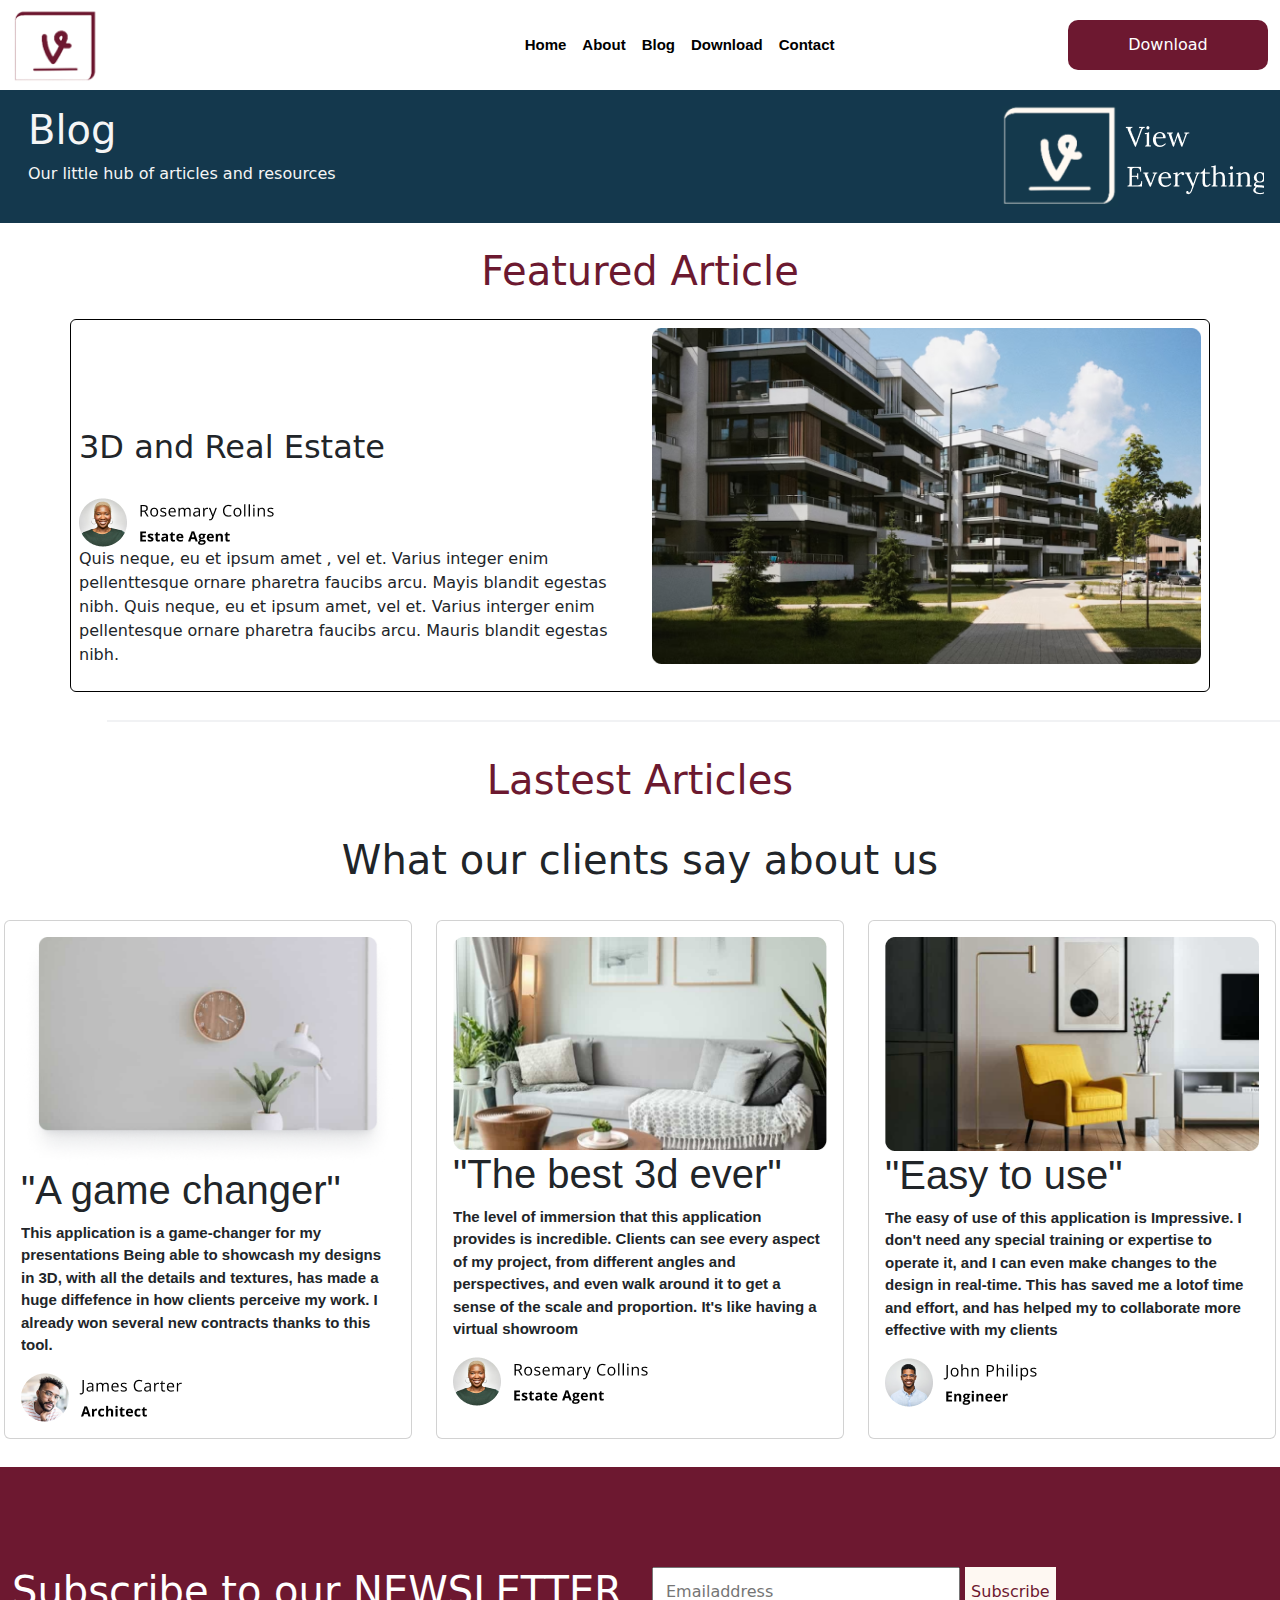
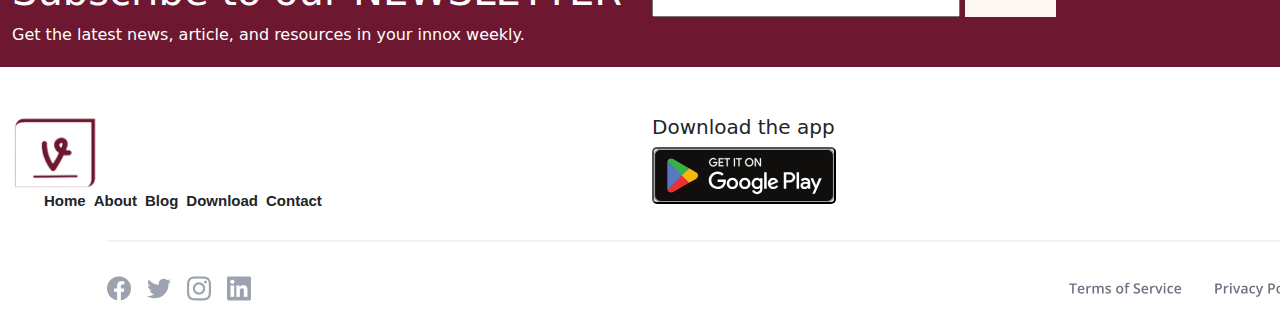
<file: index3.html>
<!DOCTYPE html>
<html lang="en">
<head>
    <meta charset="UTF-8">
    <meta name="viewport" content="width=device-width, initial-scale=1.0">
    <title>Document</title>
    <link rel="stylesheet" href="bootstrap-5.3.2-dist/css/bootstrap.css">
    <script src="https://cdn.jsdelivr.net/npm/bootstrap@5.3.2/dist/js/bootstrap.bundle.min.js"></script>
    <link rel="stylesheet" href="project.css">
</head>
<body>
    <nav class="navbar navbar-expand-lg">
        <div class="container-fluid">
<img src="Image/image 17 - Copy.png" alt="" >
          <button class="navbar-toggler" type="button" data-bs-toggle="collapse" data-bs-target="#navbarTogglerDemo02" aria-controls="navbarTogglerDemo02" aria-expanded="false" aria-label="Toggle navigation">
            <span class="navbar-toggler-icon"></span>
          </button>
          <div class="collapse navbar-collapse offset-md-4 " id="navbarTogglerDemo02">
            <ul class="navbar-nav me-auto mb-2 mb-lg-0">
              <li class="nav-item">
                <a class="nav-link active head" aria-current="page" href="index.html">Home</a>
              </li>
              <li class="nav-item">
                <a class="nav-link active head" href="index2.html">About</a>
              </li>
              <li class="nav-item">
                <a class="nav-link active head" href="index3.html">Blog</a>
              </li>
              <li class="nav-item">
                <a class="nav-link  active head" href="index4.html" >Download</a>
              </li>
              <li class="nav-item">
                <a class="nav-link  active head" href="index5.html" >Contact</a>
              </li>
            </ul>
            <form class="d-flex" role="search">
              <button class="download" type="submit">Download</button>
            </form>
          </div>
        </div>
      </nav>


        <div class="container-fluid colorblue ">
          <div class="row p-3">
          <div class="col-lg-6 col-md-6 col-sm-12 ">
          <h1>Blog</h1>
          <p>Our little hub of articles and resources    </p>
          </div>
          <div class="col-lg-6 col-md-6 col-sm-12 ">
         <img src="Image/ab1.png" alt="" class="offset-md-7">
          </div>
          </div>
          </div>
          </div><br>
        
          <h1 class="text-center red">Featured Article</h1>

          <div class="p-3">
              <div class="container border border-black p-2 rounded">
    <div class="row">
    <div class="col-lg-6 col-md-6 col-sm-12 all">
      <h2>3D and Real Estate</h2>
      <br>
      <img src="Image/image15.png" alt="">
      <br>
      <p>Quis neque, eu et ipsum amet , vel et. Varius integer enim
        pellenttesque ornare pharetra faucibs arcu. Mayis
        blandit egestas nibh. Quis neque, eu et ipsum amet, vel
        et. Varius interger enim pellentesque ornare pharetra
        faucibs arcu. Mauris blandit egestas nibh.
      </p>
    </div>
    <div class="col-lg-6 col-md-6 col-sm-12">
    <img src="Image/ab4.png" alt="" class="w-100">
    </div>
    </div>
    </div>
    </div>
</div>
<img src="Image/line.png" class="img-fluid offset-md-1" alt="...">
<br><br>
<h1 class="text-center red">Lastest Articles</h1>
<br>

    <h1 class="text-center">What our clients say about us </h1><br>
    <div class="p-1">
                  <div class="row row-cols-1 row-cols-md-3 g-4">
                    <div class="col">
                      <div class="card h-100">
                        <div class="card-body head">
                            <img src="Image/ab5.png" alt="" class="card-img-top">
                          <h1>"A game changer"</h1>
                          <p>This application is a game-changer for my 
                         presentations Being able to showcash my 
                       designs in 3D, with all the details and 
                     textures, has made a huge diffefence in 
                   how clients perceive my work. I already 
                 won several new contracts thanks to this tool.</p>
                 <img src="Image/image14.png" alt="">
                        </div>
                      </div>
                    </div>
                    <div class="col">
                      <div class="card h-100">
                        <div class="card-body head">
                            <img src="Image/ab6.png" alt=""class="card-img-top">
                          <h1>"The best 3d ever"</h1>
                          <p>The level of immersion that this application 
                         provides is incredible. Clients can see every
                       aspect of my project, from different angles
                  and perspectives, and even walk around it
               to get a sense of the scale and proportion.
              It's like having a virtual showroom</p>
              <img src="Image/image15.png" alt="">
                        </div>
                      </div>
                    </div>
                    <div class="col">
                      <div class="card h-100">
                        <div class="card-body head">
                            <img src="Image/ab7.png" alt=""class="card-img-top">
               <h1>"Easy to use"</h1>
                          <p>The easy of use of this application is
                          Impressive. I don't need any special
                       training or expertise to operate it, and I can 
                     even make changes to the design in real-time.
                   This has saved me a lotof time and
                 effort, and has helped my to collaborate
                more effective with my clients</p>
                <img src="Image/image 16.png" alt="">
                        </div>
                      </div>
                    </div>
                  </div><br>
                </div>


                <div class="container-fluid divcolor2">
                  <div class="row">
                    <div class="col-lg-6 col-md-6 col-sm-12  allwhite">
                   <h1>Subscribe to our NEWSLETTER</h1>
                   <P>Get the latest news, article, and resources in your innox weekly.</P>
                        </div>
                    <div class="col-lg-6 col-md-6 col-sm-12 all">
                      <form action="" class="input01">
                   <input type="email" name="email" id="" class="container-fluid h-50 w-50" placeholder="Emailaddress" required>
                   <button class="input02">Subscribe</button>
                  </form>
                    </div>
                  </div>
                  </div><br><br>
              
              
              <div class="container-fluid">
                <div class="row">
                <div class="col-lg-6 col-md-6 col-sm-12">
                    <img src="Image/image 17 - Copy.png" alt="" >
                      <ul class=" d-flex gap-2">
                        <li class="nav-item">
                          <a class="nav-link active head" aria-current="page" href="index.html">Home</a>
                        </li>
                        <li class="nav-item">
                          <a class="nav-link active head" href="index2.html">About</a>
                        </li>
                        <li class="nav-item">
                          <a class="nav-link active head" href="index3.html">Blog</a>
                        </li>
                        <li class="nav-item">
                          <a class="nav-link  active head" href="index4.html" >Download</a>
                        </li>
                        <li class="nav-item">
                          <a class="nav-link  active head" href="index5.html" >Contact</a>
                        </li>
                       
                      </ul>
                      </div>
                      
                <div class="col-lg-6 col-md-6 col-sm-12"> 
                  <h5>Download the app</h5>
                      <button class="sub"><img src="Image/Google_Play_Store_badge_EN.svg" alt=""></button>
              
                    </div>
                  </div>
                    </div>
               
                  <img src="Image/line.png" class="img-fluid offset-md-1" alt="...">
              <br><br>
              
              <img src="Image/icon.png" class="img-fluid offset-md-1" alt="...">
              <br><br>
              
</body>
</html>
</file>
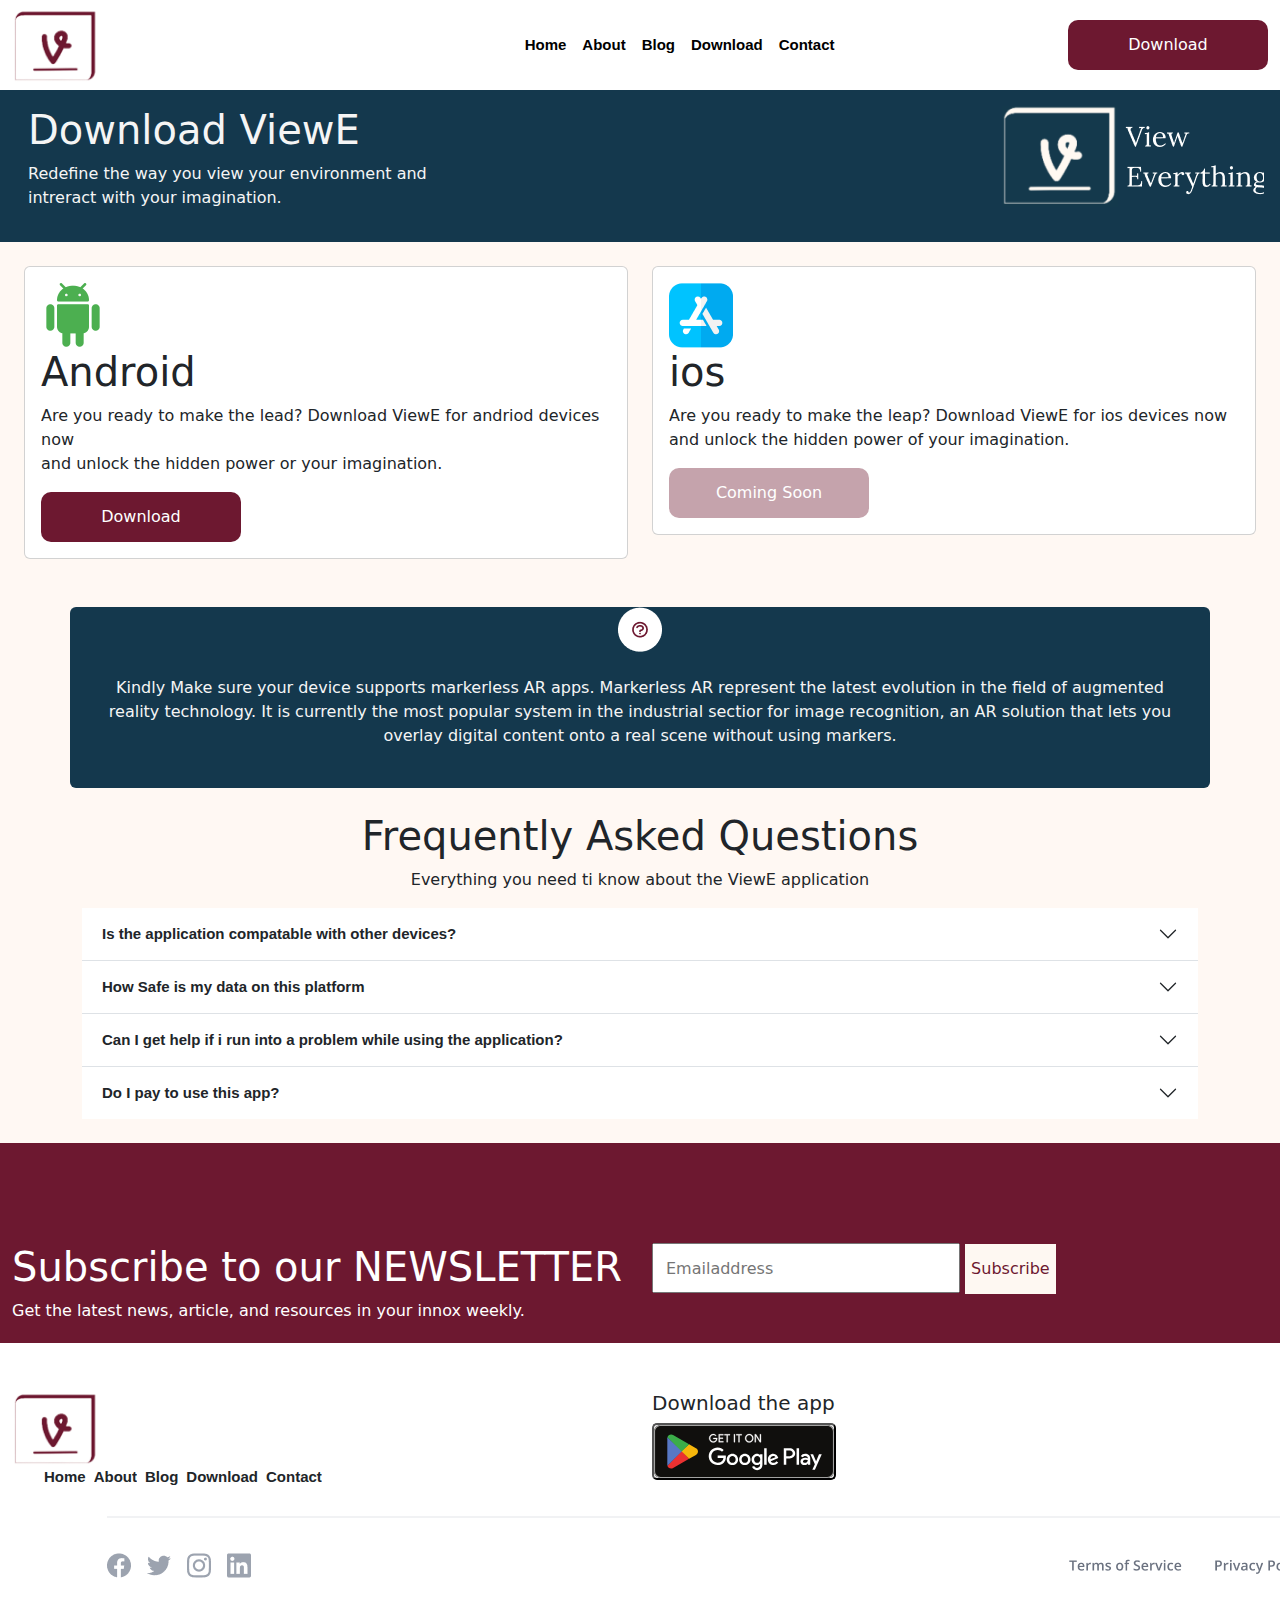
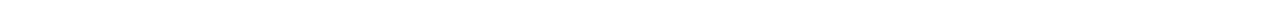
<file: index4.html>
<!DOCTYPE html>
<html lang="en">
<head>
    <meta charset="UTF-8">
    <meta name="viewport" content="width=device-width, initial-scale=1.0">
    <title>Document</title>
    <link rel="stylesheet" href="bootstrap-5.3.2-dist/css/bootstrap.css">
    <script src="https://cdn.jsdelivr.net/npm/bootstrap@5.3.2/dist/js/bootstrap.bundle.min.js"></script>
    <link rel="stylesheet" href="project.css">
</head>
<body>
    <nav class="navbar navbar-expand-lg">
        <div class="container-fluid">
<img src="Image/image 17 - Copy.png" alt="" >
          <button class="navbar-toggler" type="button" data-bs-toggle="collapse" data-bs-target="#navbarTogglerDemo02" aria-controls="navbarTogglerDemo02" aria-expanded="false" aria-label="Toggle navigation">
            <span class="navbar-toggler-icon"></span>
          </button>
          <div class="collapse navbar-collapse offset-md-4 " id="navbarTogglerDemo02">
            <ul class="navbar-nav me-auto mb-2 mb-lg-0">
              <li class="nav-item">
                <a class="nav-link active head" aria-current="page" href="index.html">Home</a>
              </li>
              <li class="nav-item">
                <a class="nav-link active head" href="index2.html">About</a>
              </li>
              <li class="nav-item">
                <a class="nav-link active head" href="index3.html">Blog</a>
              </li>
              <li class="nav-item">
                <a class="nav-link  active head" href="index4.html" >Download</a>
              </li>
              <li class="nav-item">
                <a class="nav-link  active head" href="index5.html" >Contact</a>
              </li>
            </ul>
            <form class="d-flex" role="search">
              <button class="download" type="submit">Download</button>
            </form>
          </div>
        </div>
      </nav>
        <div class="container-fluid colorblue ">
          <div class="row p-3">
          <div class="col-lg-6 col-md-6 col-sm-12">
          <h1>Download ViewE</h1>
          <p>Redefine the way you view your environment and <br>
        intreract with your imagination.</p>
          </div>
          <div class="col-lg-6 col-md-6 col-sm-12 ">
         <img src="Image/ab1.png" alt="" class="offset-md-7">
          </div>
          </div>
          </div>
          </div>
        
          <section  class="color">
          <div class="row p-4">
            <div class="col-sm-6 mb-3 mb-sm-0">
              <div class="card">
                <div class="card-body">
                  <img src="Image/ab8 (2).png" alt="">
                <h1>Android</h1>
                 <p>Are you ready to make the lead? Download ViewE for
                    andriod devices now <br> and unlock the hidden power or your imagination. 
                 </p>
                 <button class="download" type="submit">Download</button>
                </div>
              </div>
            </div>
            <div class="col-sm-6">
              <div class="card">
                <div class="card-body">
                 <img src="Image/ab9.png" alt="">
              <h1>ios</h1>
          <p>Are you ready to make the leap? Download ViewE for ios
            devices now <br> and unlock the hidden power of your
            imagination. 
          </p>
          <button class="downloadsoon disabled" aria-disabled="true" type="submit">Coming Soon</button>
                </div>
              </div>
            </div>
          </div>

<div class="p-4">
          <div class="container colorblue rounded">
            <img src="Image/ab10.png" class="rounded mx-auto d-block" alt="...">
            <p class="p-4 text-center">Kindly Make sure your device supports markerless AR apps. Markerless AR represent the latest evolution in the field of 
                augmented reality technology. It is currently the most popular system in the industrial sectior for image recognition, an AR 
                solution that lets you overlay digital content onto a real scene without using markers.
            </p>
            </div>
            </div>
<h1 class="text-center">Frequently Asked Questions</h1>
<p class="text-center">Everything you need ti know about the ViewE application</p>
<div class="accordion accordion-flush w-100 mx-auto d-block container" id="accordionFlushExample">
    <div class="accordion-item">
        <h2 class="accordion-header">
          <button class="accordion-button collapsed head" type="button" data-bs-toggle="collapse" data-bs-target="#flush-collapseTwo" aria-expanded="false" aria-controls="flush-collapseTwo">
           Is the application compatable with other devices?
          </button>
        </h2>
        <div id="flush-collapseTwo" class="accordion-collapse collapse" data-bs-parent="#accordionFlushExample">
          <div class="accordion-body">The VieW aplication is compatible with different devices and can be used on your laptop, tablet and mobile phones with ease.</div>
        </div>
      </div>
    <div class="accordion-item">
      <h2 class="accordion-header">
        <button class="accordion-button collapsed head" type="button" data-bs-toggle="collapse" data-bs-target="#flush-collapseOne" aria-expanded="false" aria-controls="flush-collapseOne">
          How Safe is my data on this platform
        </button>
      </h2>
      <div id="flush-collapseOne" class="accordion-collapse collapse" data-bs-parent="#accordionFlushExample">
        <div class="accordion-body">The viewE application is compatable with different devices and can be used on your laptop,tablet and mobile phones with ease</div>
      </div>
    </div>
    <div class="accordion-item">
      <h2 class="accordion-header">
        <button class="accordion-button collapsed head" type="button" data-bs-toggle="collapse" data-bs-target="#flush-collapseTwo" aria-expanded="false" aria-controls="flush-collapseTwo">
        Can I get help if i run into a problem while using the application?
        </button>
      </h2>
      <div id="flush-collapseTwo" class="accordion-collapse collapse" data-bs-parent="#accordionFlushExample">
        <div class="accordion-body">The viewE application is compatable with different devices and can be used on your laptop,tablet and mobile phones with ease
        </div>
      </div>
    </div>
    <div class="accordion-item">
      <h2 class="accordion-header">
        <button class="accordion-button collapsed head" type="button" data-bs-toggle="collapse" data-bs-target="#flush-collapseThree" aria-expanded="false" aria-controls="flush-collapseThree">
         Do I pay to use this app?
        </button>
      </h2>
      <div id="flush-collapseThree" class="accordion-collapse collapse" data-bs-parent="#accordionFlushExample">
        <div class="accordion-body">The viewE application is compatable with different devices and can be used on your laptop,tablet and mobile phones with ease</div>
      </div>
    </div>
  </div>
<br>
</section>
  <div class="container-fluid divcolor2">
    <div class="row">
      <div class="col-lg-6 col-md-6 col-sm-12  allwhite">
     <h1>Subscribe to our NEWSLETTER</h1>
     <P>Get the latest news, article, and resources in your innox weekly.</P>
          </div>
      <div class="col-lg-6 col-md-6 col-sm-12 all">
        <form action="" class="input01">
     <input type="email" name="email" id="" class="container-fluid h-50 w-50" placeholder="Emailaddress" required>
     <button class="input02">Subscribe</button>
    </form>
      </div>
    </div>
    </div><br><br>


<div class="container-fluid">
  <div class="row">
  <div class="col-lg-6 col-md-6 col-sm-12">
      <img src="Image/image 17 - Copy.png" alt="" >
        <ul class=" d-flex gap-2">
          <li class="nav-item">
            <a class="nav-link active head" aria-current="page" href="index.html">Home</a>
          </li>
          <li class="nav-item">
            <a class="nav-link active head" href="index2.html">About</a>
          </li>
          <li class="nav-item">
            <a class="nav-link active head" href="index3.html">Blog</a>
          </li>
          <li class="nav-item">
            <a class="nav-link  active head" href="index4.html" >Download</a>
          </li>
          <li class="nav-item">
            <a class="nav-link  active head" href="index5.html" >Contact</a>
          </li>
         
        </ul>
        </div>
        
  <div class="col-lg-6 col-md-6 col-sm-12"> 
    <h5>Download the app</h5>
        <button class="sub"><img src="Image/Google_Play_Store_badge_EN.svg" alt=""></button>

      </div>
    </div>
      </div>
 
    <img src="Image/line.png" class="img-fluid offset-md-1" alt="...">
<br><br>

<img src="Image/icon.png" class="img-fluid offset-md-1" alt="...">
<br><br>

</body>
</html>
</file>
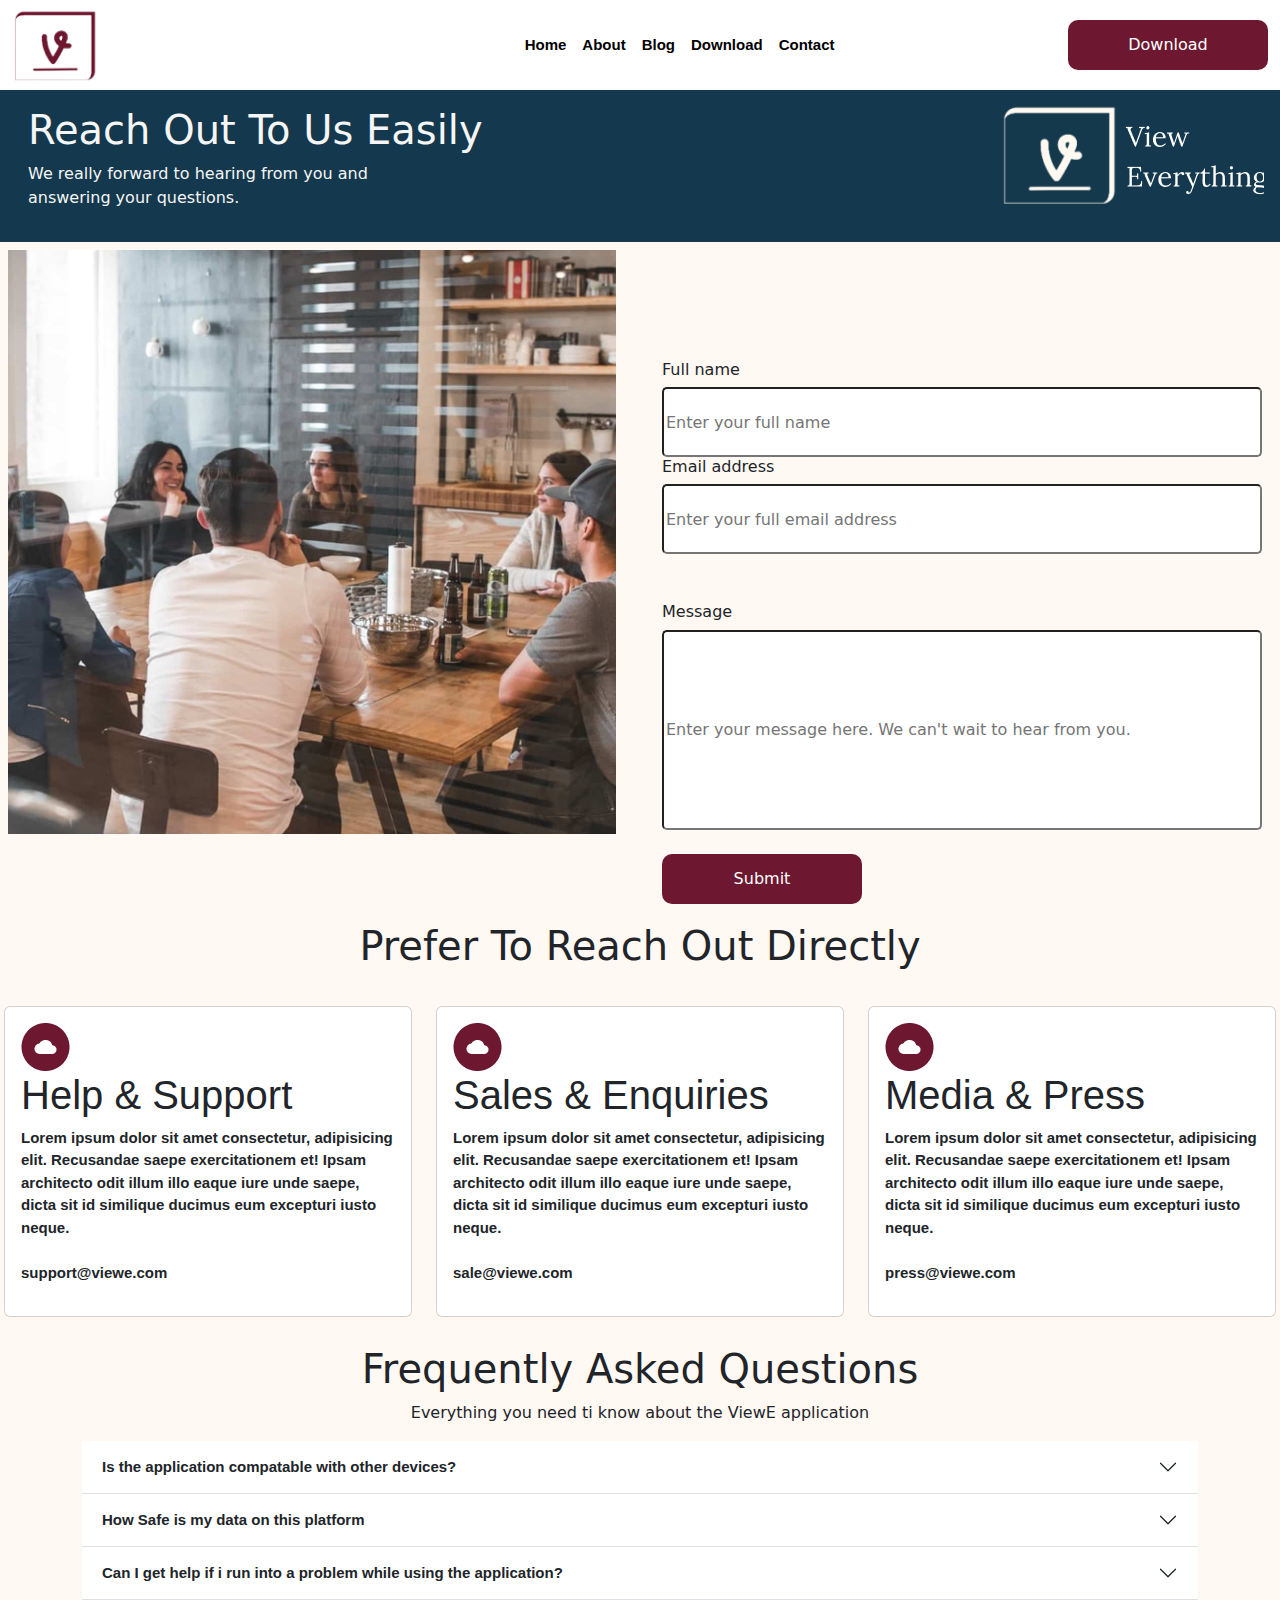
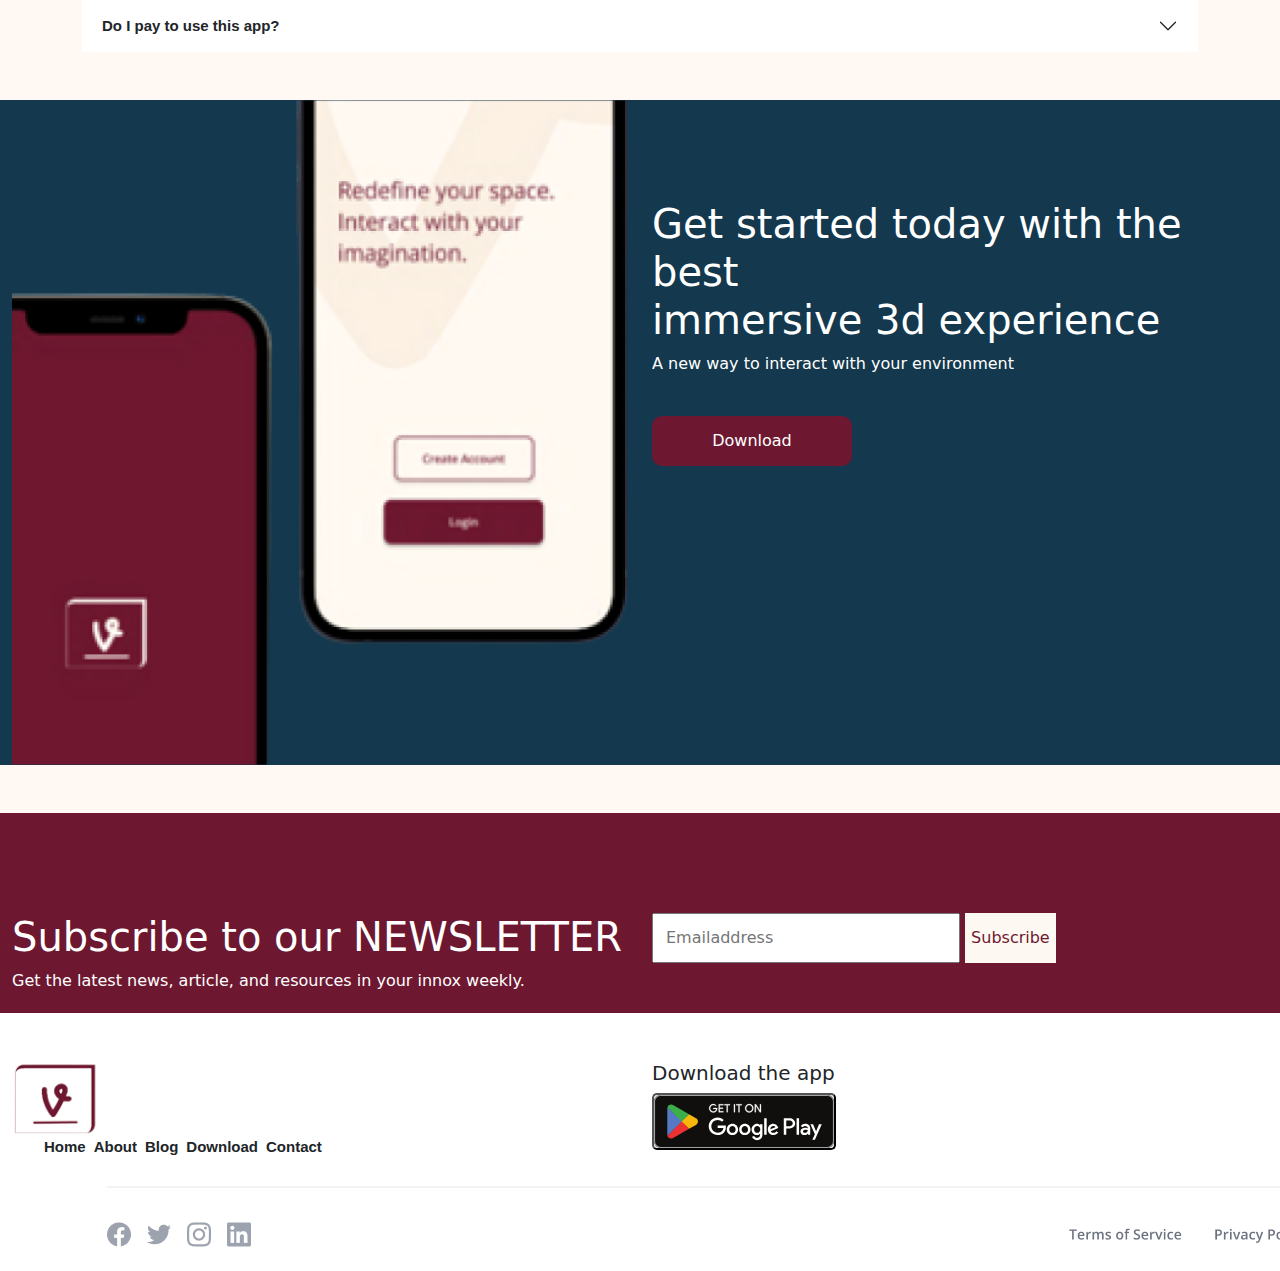
<file: index5.html>
<!DOCTYPE html>
<html lang="en">
<head>
    <meta charset="UTF-8">
    <meta name="viewport" content="width=device-width, initial-scale=1.0">
    <title>Document</title>
    <link rel="stylesheet" href="bootstrap-5.3.2-dist/css/bootstrap.css">
    <script src="https://cdn.jsdelivr.net/npm/bootstrap@5.3.2/dist/js/bootstrap.bundle.min.js"></script>
    <link rel="stylesheet" href="project.css">
</head>
<body>
    <nav class="navbar navbar-expand-lg ">
        <div class="container-fluid">
<img src="Image/image 17 - Copy.png" alt="" >
          <button class="navbar-toggler" type="button" data-bs-toggle="collapse" data-bs-target="#navbarTogglerDemo02" aria-controls="navbarTogglerDemo02" aria-expanded="false" aria-label="Toggle navigation">
            <span class="navbar-toggler-icon"></span>
          </button>
          <div class="collapse navbar-collapse offset-md-4 " id="navbarTogglerDemo02">
            <ul class="navbar-nav me-auto mb-2 mb-lg-0">
              <li class="nav-item">
                <a class="nav-link active head" aria-current="page" href="index.html">Home</a>
              </li>
              <li class="nav-item">
                <a class="nav-link active head" href="index2.html">About</a>
              </li>
              <li class="nav-item">
                <a class="nav-link active head" href="index3.html">Blog</a>
              </li>
              <li class="nav-item">
                <a class="nav-link  active head" href="index4.html" >Download</a>
              </li>
              <li class="nav-item">
                <a class="nav-link  active head" href="index5.html" >Contact</a>
              </li>
            </ul>
            <form class="d-flex" role="search">
              <button class="download" type="submit">Download</button>
            </form>
          </div>
        </div>
      </nav>
      <section class="color">
      <div class="container-fluid colorblue ">
        <div class="row p-3">
        <div class="col-lg-6 col-md-6 col-sm-12">
        <h1>Reach Out To Us Easily</h1>
        <p>We really forward to hearing from you and <br>
        answering your questions.</p>
        </div>
        <div class="col-lg-6 col-md-6 col-sm-12 ">
       <img src="Image/ab1.png" alt="" class="offset-md-7">
        </div>
        </div>
        </div>
        </div>

        <div class="container-fluid p-2">
            <div class="row">
            <div class="col-lg-6 col-md-6 col-sm-12 ">
              <img src="Image/ab11.png" alt="...">
            </div>
            <div class="col-lg-6 col-md-6 col-sm-12 all">
<div class="cen">
              <h6>Full name</h6>
              <input type="text" name="text"  id="" placeholder="Enter your full name" required class="w-100 input1 ">
                 <form action="">
              <h6>Email address</h6>
              <input type="email" name="email" id="" placeholder="Enter your full email address" required class="w-100 input1">
              <br> <br><br>
              <h6>Message</h6>
              <input type="text" name="text" id="" placeholder="Enter your message here. We can't wait to hear from you." required class="w-100 input2">
              <br><br>
              <button class="download" type="submit">Submit</button>
            </form>
</div>
  </div>
  </div>
  </div>
  </div>
  <h1 class="text-center">Prefer To Reach Out Directly</h1><br>
  <div class="p-1">
<div class="row row-cols-1 row-cols-md-3 g-4">
  <div class="col">
    <div class="card h-100">
      <div class="card-body head">
          <img src="Image/ab12.png" alt="">
        <h1>Help & Support</h1>
        <p>Lorem ipsum dolor sit amet consectetur, adipisicing elit.
           Recusandae saepe exercitationem et! Ipsam architecto odit illum illo eaque iure unde saepe, 
          dicta sit id similique ducimus eum excepturi iusto neque.
        <br><br>
          support@viewe.com</p>
      </div>
    </div>
  </div>
  <div class="col">
    <div class="card h-100">
      <div class="card-body head">
          <img src="Image/ab12.png" alt="">
        <h1>Sales & Enquiries</h1>
        <p>Lorem ipsum dolor sit amet consectetur, adipisicing elit. Recusandae saepe exercitationem et! Ipsam architecto odit illum illo eaque iure unde saepe, dicta sit id similique ducimus eum excepturi iusto neque.
        <br><br>
          sale@viewe.com</p>
      </div>
    </div>
  </div>
  <div class="col">
    <div class="card h-100">
      <div class="card-body head">
          <img src="Image/ab12.png" alt=""class="">
             <h1>Media & Press</h1>
          <p>Lorem ipsum dolor sit amet consectetur, adipisicing elit. 
            Recusandae saepe exercitationem et! Ipsam architecto odit illum illo eaque iure unde saepe, 
            dicta sit id similique ducimus eum excepturi iusto neque.
          <br><br>
            press@viewe.com</p>
        </div>
      </div>
    </div>
  </div><br>
              </div>

              <h1 class="text-center">Frequently Asked Questions</h1>
<p class="text-center">Everything you need ti know about the ViewE application</p>
<div class="accordion accordion-flush w-100 mx-auto d-block container" id="accordionFlushExample">
    <div class="accordion-item">
        <h2 class="accordion-header">
          <button class="accordion-button collapsed head" type="button" data-bs-toggle="collapse" data-bs-target="#flush-collapseTwo" aria-expanded="false" aria-controls="flush-collapseTwo">
           Is the application compatable with other devices?
          </button>
        </h2>
        <div id="flush-collapseTwo" class="accordion-collapse collapse" data-bs-parent="#accordionFlushExample">
          <div class="accordion-body">The VieW aplication is compatible with different devices and can be used on your laptop, tablet and mobile phones with ease.</div>
        </div>
      </div>
    <div class="accordion-item">
      <h2 class="accordion-header">
        <button class="accordion-button collapsed head" type="button" data-bs-toggle="collapse" data-bs-target="#flush-collapseOne" aria-expanded="false" aria-controls="flush-collapseOne">
          How Safe is my data on this platform
        </button>
      </h2>
      <div id="flush-collapseOne" class="accordion-collapse collapse" data-bs-parent="#accordionFlushExample">
        <div class="accordion-body">The viewE application is compatable with different devices and can be used on your laptop,tablet and mobile phones with ease</div>
      </div>
    </div>
    <div class="accordion-item">
      <h2 class="accordion-header">
        <button class="accordion-button collapsed head" type="button" data-bs-toggle="collapse" data-bs-target="#flush-collapseTwo" aria-expanded="false" aria-controls="flush-collapseTwo">
        Can I get help if i run into a problem while using the application?
        </button>
      </h2>
      <div id="flush-collapseTwo" class="accordion-collapse collapse" data-bs-parent="#accordionFlushExample">
        <div class="accordion-body">The viewE application is compatable with different devices and can be used on your laptop,tablet and mobile phones with ease
        </div>
      </div>
    </div>
    <div class="accordion-item">
      <h2 class="accordion-header">
        <button class="accordion-button collapsed head" type="button" data-bs-toggle="collapse" data-bs-target="#flush-collapseThree" aria-expanded="false" aria-controls="flush-collapseThree">
         Do I pay to use this app?
        </button>
      </h2>
      <div id="flush-collapseThree" class="accordion-collapse collapse" data-bs-parent="#accordionFlushExample">
        <div class="accordion-body">The viewE application is compatable with different devices and can be used on your laptop,tablet and mobile phones with ease</div>
      </div>
    </div>
  </div>
<br><br>
  <div class="container-fluid collordiv ">
    <div class="row">
      <div class="col-lg-6 col-md-6 col-sm-12">
        <img src="Image/image 11.png" alt="..." class="w-100">
          </div>
      <div class="col-lg-6 col-md-6 col-sm-12 allwhite">
        <h1>Get started today with the best <br>
        immersive 3d experience</h1>
        <p>A new way to interact with your environment</p><br>
        <button class="download" type="submit">Download</button>
      </div>
    </div>
    </div>
  <br><br>
</section>
  <div class="container-fluid divcolor2">
    <div class="row">
      <div class="col-lg-6 col-md-6 col-sm-12  allwhite">
     <h1>Subscribe to our NEWSLETTER</h1>
     <P>Get the latest news, article, and resources in your innox weekly.</P>
          </div>
      <div class="col-lg-6 col-md-6 col-sm-12 all">
        <form action="" class="input01">
     <input type="email" name="email" id="" class="container-fluid h-50 w-50" placeholder="Emailaddress" required>
     <button class="input02">Subscribe</button>
    </form>
      </div>
    </div>
    </div><br><br>


<div class="container-fluid">
  <div class="row">
  <div class="col-lg-6 col-md-6 col-sm-12">
      <img src="Image/image 17 - Copy.png" alt="" >
        <ul class=" d-flex gap-2">
          <li class="nav-item">
            <a class="nav-link active head" aria-current="page" href="index.html">Home</a>
          </li>
          <li class="nav-item">
            <a class="nav-link active head" href="index2.html">About</a>
          </li>
          <li class="nav-item">
            <a class="nav-link active head" href="index3.html">Blog</a>
          </li>
          <li class="nav-item">
            <a class="nav-link  active head" href="index4.html" >Download</a>
          </li>
          <li class="nav-item">
            <a class="nav-link  active head" href="index5.html" >Contact</a>
          </li>
         
        </ul>
        </div>
        
  <div class="col-lg-6 col-md-6 col-sm-12"> 
    <h5>Download the app</h5>
        <button class="sub"><img src="Image/Google_Play_Store_badge_EN.svg" alt=""></button>

      </div>
    </div>
      </div>
 
    <img src="Image/line.png" class="img-fluid offset-md-1" alt="...">
<br><br>

<img src="Image/icon.png" class="img-fluid offset-md-1" alt="...">
<br><br>
</body>
</html>
</file>
<file: project.css>
*{
    overflow-x: hidden;
}
.download{
    background-color: #6d1830;
    color: #fff;
    width: 200px;
    height: 50px;
   border-radius: 10px;
   border: none;
}
.all{
padding-top: 100px;
}
.head{
    font-family: Arial;
    font-size: 15px;
    font-weight: bolder;
}
.padd{
    padding-top: 30px;
padding-bottom: 30px;
}
.collordiv{
    background-color: #14384d;
}
.allwhite{
    color: white;
    padding-top:100px;
}
.divcolor2{
    background-color: #6d1830;
}
.input01{
  height: 100px;
}
.input02{
    height: 50px; 
    color: #6d1830; 
    background-color: #fef8f2;
    border: none;
  }
  .sub{
padding: 0;
border-radius: 5px;
  }
  .colorblue{
    background-color: #14384d;
    color: whitesmoke;
  }
  .red{
    color: #6c1930;
  }
  .downloadsoon{
    background-color: #c5a3ac;
    color: #fff;
    width: 200px;
    height: 50px;
   border-radius: 10px;
   border: none;
  }
 .cen{
  padding: 10px;
 }
 .input1{
  height: 70px;
  border-radius: 5px;
 }
 .input2{
  height: 200px;
  border-radius: 5px;
 }
 .color{
  background-color: #fff8f3;
 }
</file>
